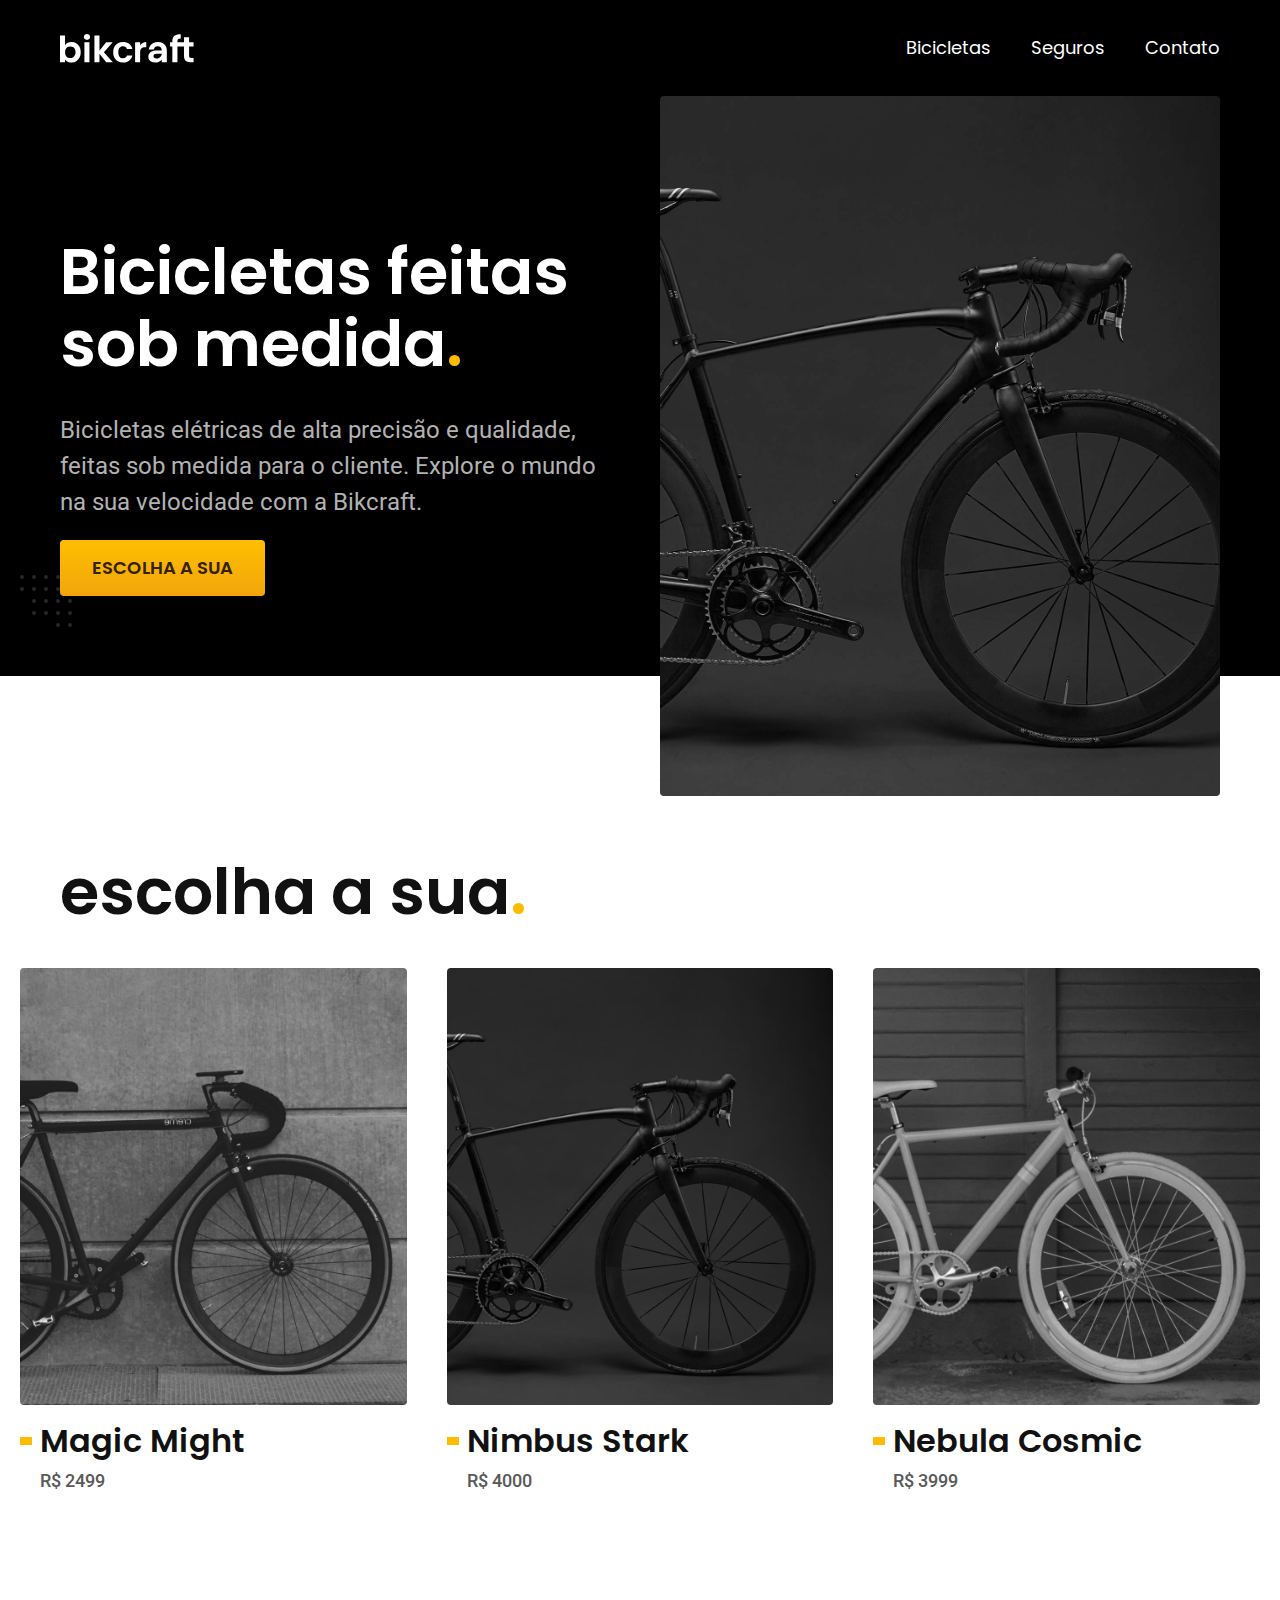
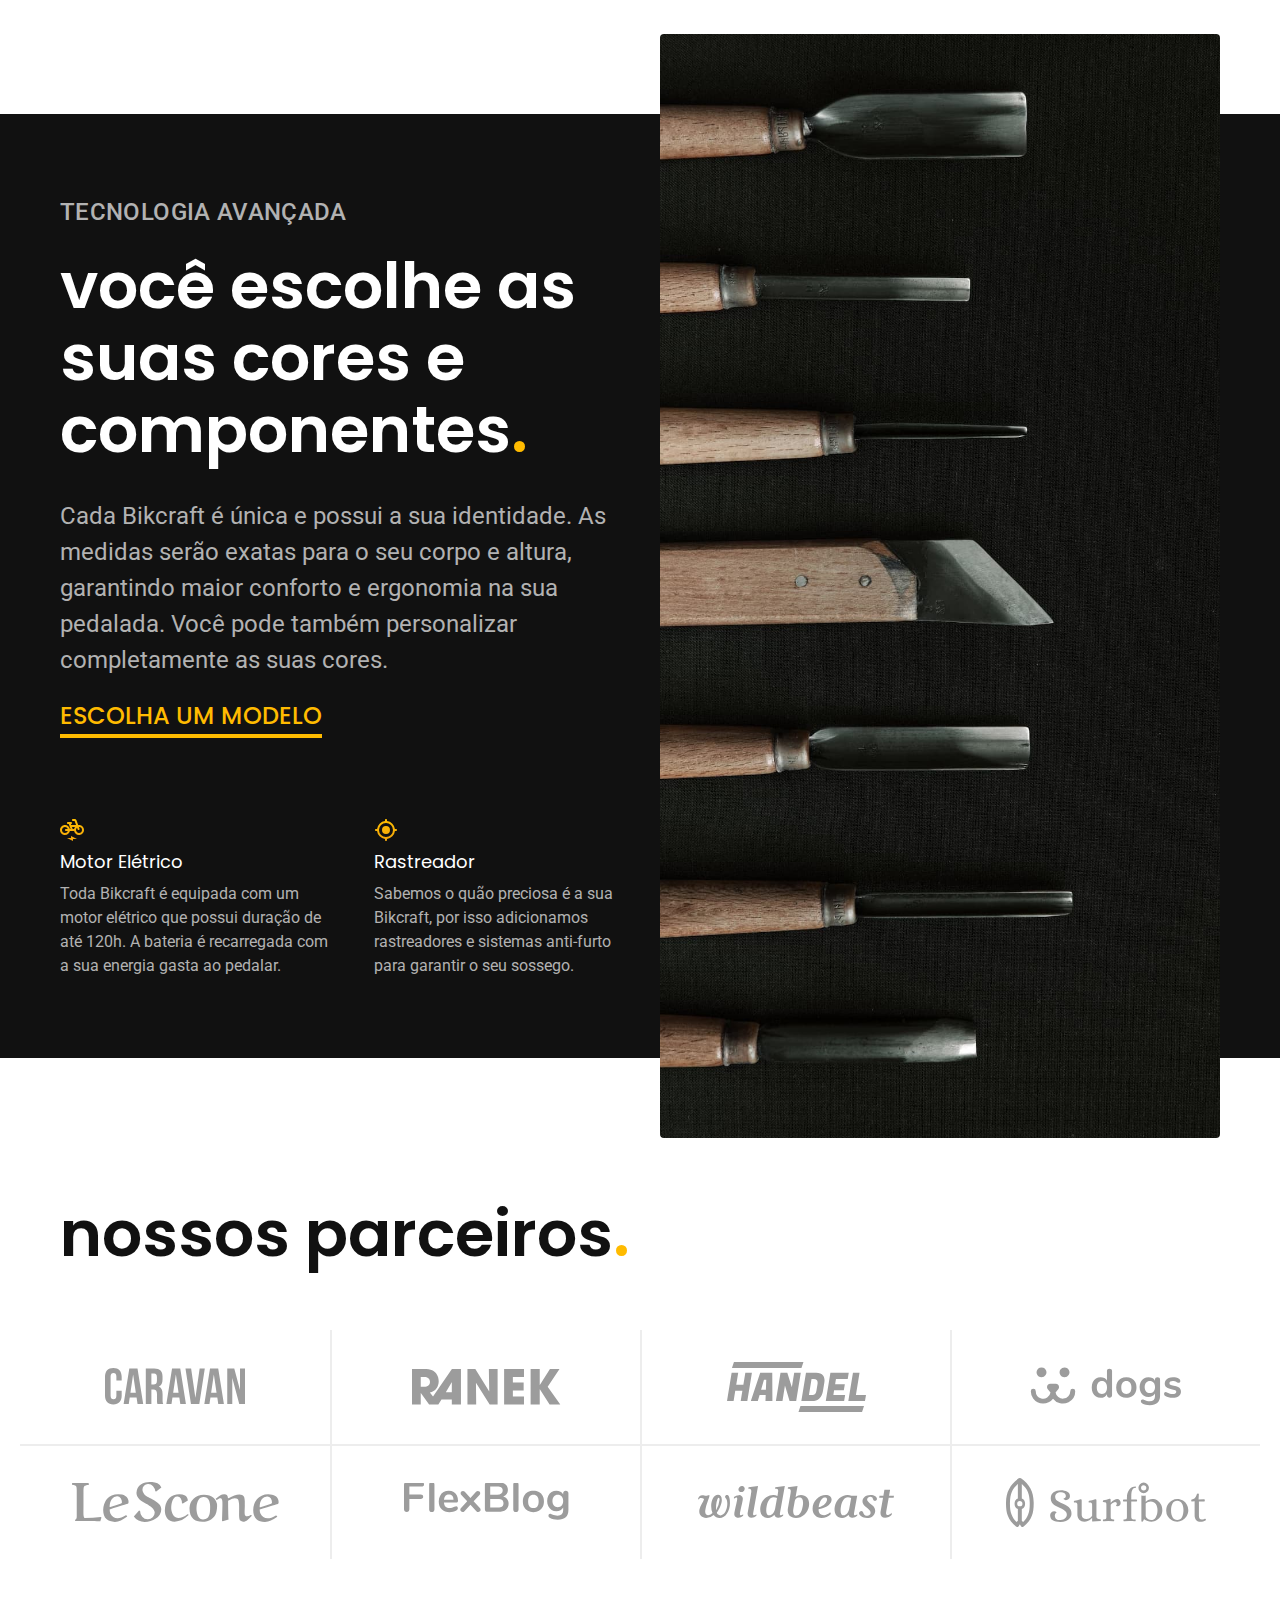
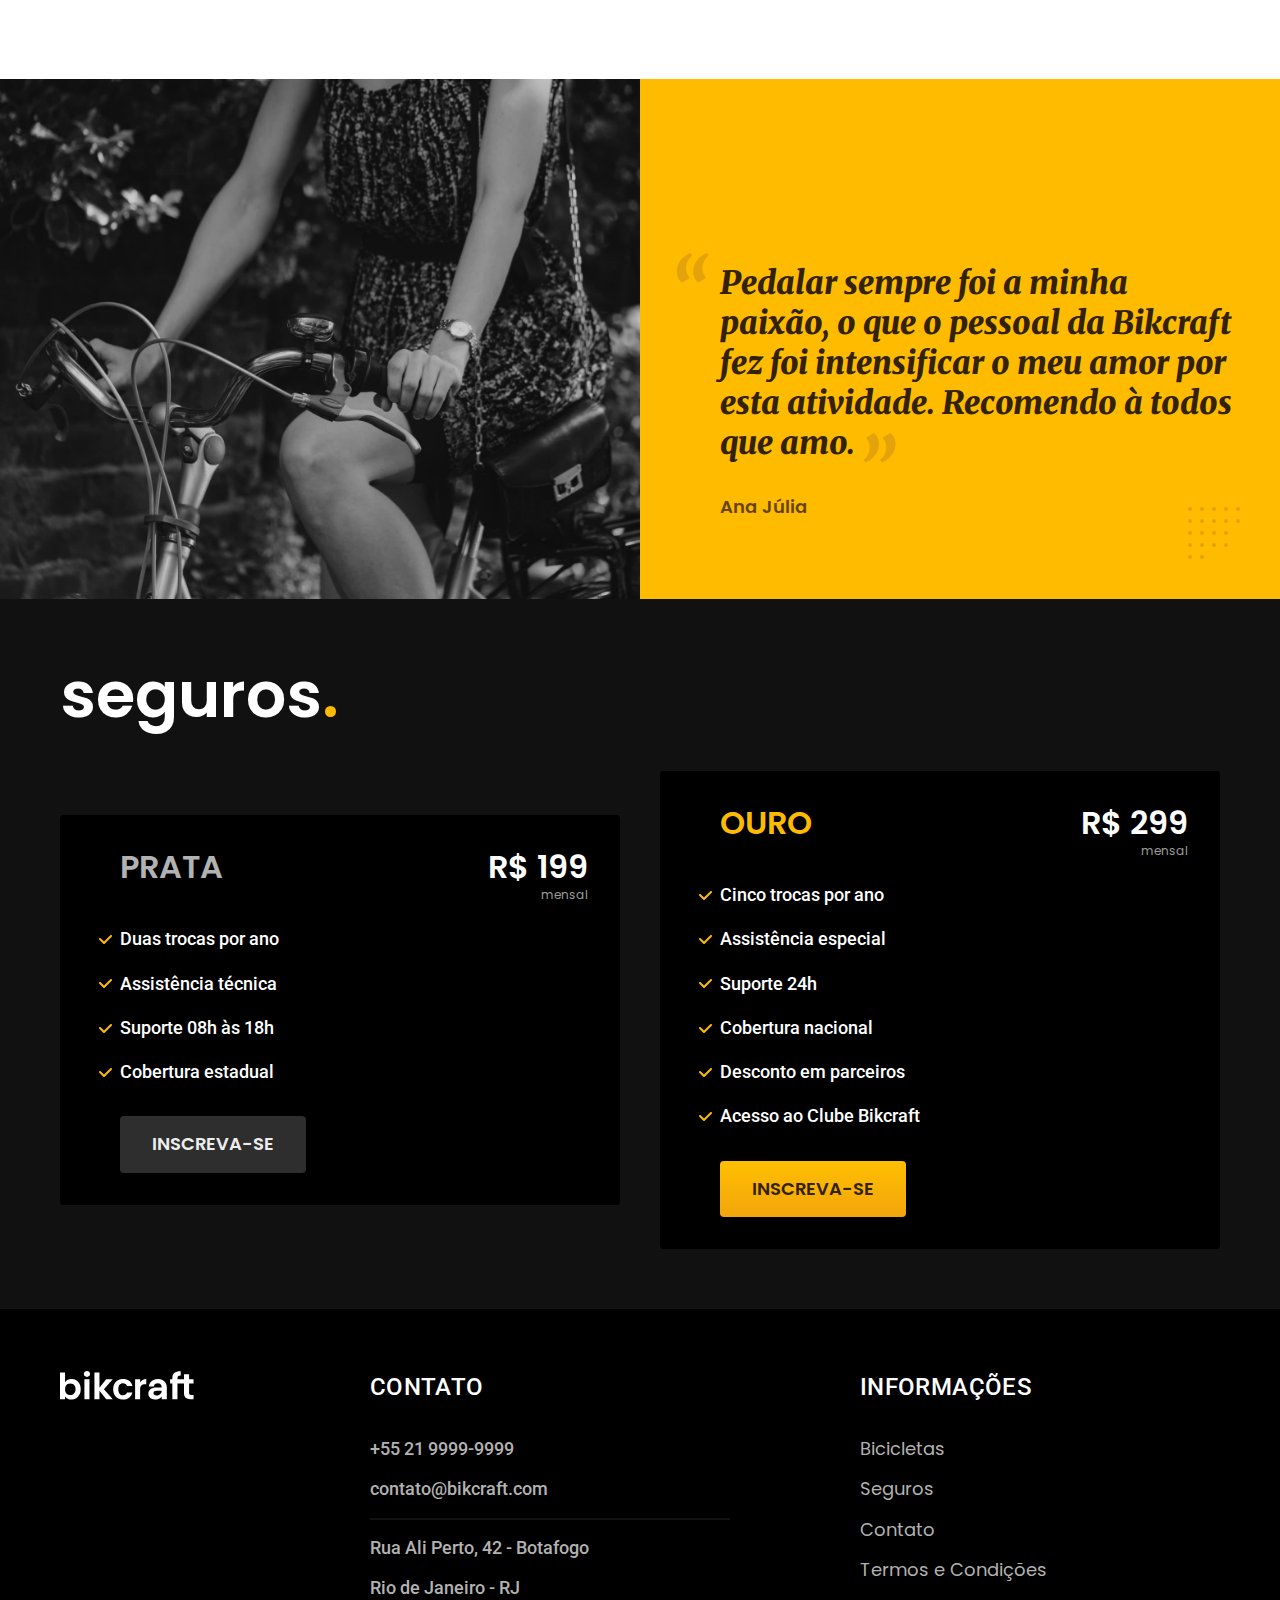
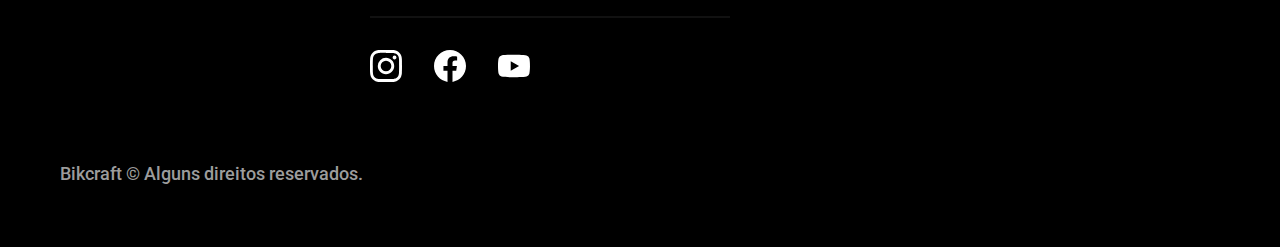
<file: index.html>
<!DOCTYPE html>
<html lang="pt-br">
<head>
    <meta charset="UTF-8">
    <meta http-equiv="X-UA-Compatible" content="IE=edge">
    <meta name="viewport" content="width=device-width, initial-scale=1.0">
    <meta name="description" content="Bicicletas elétricas de alta precisão e qualidade, feita sob medida para o cliente. Explore o mundo na sua velocidade com a Bikcraft.">
    <!-- CSS -->
    <link rel="preload" href="./css/style.min.css" as="style">
    <link rel="stylesheet" href="./css/style.min.css">
    <!-- Fontes -->
    <link rel="preconnect" href="https://fonts.googleapis.com">
    <link rel="preconnect" href="https://fonts.gstatic.com" crossorigin>
    <link href="https://fonts.googleapis.com/css2?family=Merriweather:ital,wght@1,900&family=Poppins:wght@400;600&family=Roboto:wght@400;500&display=swap" rel="stylesheet">
    <!-- icon -->
    <link rel="shortcut icon" href="favicon.svg" type="image/svg+xml">
    <!-- Titulo -->
    <title>Bikcraft - Bicicletas Elétricas</title>
    <!-- JavaScript classe -->
    <script>document.documentElement.classList.add('js');</script>
</head>
<body>
    <header class="header-bg">
        <div class="header container">
            <a href="./">
                <img src="img/bikcraft.svg" width="136" height="32" alt="Bikcraft">
            </a>
            <nav area-label="primaria">
                <ul class="header-menu font-1-m cor-0">
                    <li><a href="./bicicletas.html">Bicicletas</a></li>
                    <li><a href="./seguros.html">Seguros</a></li>
                    <li><a href="./contato.html">Contato</a></li>
                </ul>
            </nav>
        </div>
    </header>

    <main class="introducao-bg">
        <div class="introducao container">
            <div class="introducao-conteudo">
                <h1 class="font-1-xxl cor-0 fadeInDown" data-anime="200">Bicicletas feitas sob medida<span class="cor-p1">.</span></h1>
                <p class="font-2-l cor-5 fadeInDown" data-anime="400" data-clipboard-text="Bicicletas elétricas de alta precisão e qualidade,  feitas sob medida para o cliente. Explore o mundo na sua velocidade com a Bikcraft.">Bicicletas elétricas de alta precisão e qualidade,  feitas sob medida para o cliente. Explore o mundo na sua velocidade com a Bikcraft.</p>
                <a class="botao fadeInDown" href="./bicicletas.html" data-anime="600">Escolha a sua</a>
            </div>
            <picture data-anime="800" class="fadeInDown">
                <source media="(max-width: 800px)" srcset="./img/bicicletas/nimbus.jpg">
                <img src="./img/fotos/introducao.jpg" width="1280" height="1600" alt="Bicicleta preta.">
            </picture>
        </div>
    </main> 

    <article class="bicicletas-lista">
        <h2 class="container font-1-xxl">escolha a sua<span class="cor-p1">.</span></h2>

        <ul>
            <li>
                <a href="./bicicletas/magic.html">
                    <img src="img/bicicletas/magic-home.jpg" width="920" height="1040" alt="Bicicleta preta">
                    <h3 class="font-1-xl">Magic Might</h3>
                    <span class="font-2-m cor-8">R$ 2499</span>
                </a>
            </li>
            <li>
                <a href="./bicicletas/nimbus.html">
                    <img src="img/bicicletas/nimbus-home.jpg" width="920" height="1040" alt="Bicicleta preta">
                    <h3 class="font-1-xl">Nimbus Stark</h3>
                    <span class="font-2-m cor-8">R$ 4000</span>
                </a>
            </li>
            <li>
                <a href="./bicicletas/nebula.html">
                    <img src="img/bicicletas/nebula-home.jpg" width="920" height="1040" alt="Bicicleta branca">
                    <h3 class="font-1-xl">Nebula Cosmic</h3>
                    <span class="font-2-m cor-8">R$ 3999</span>
                </a>
            </li>
        </ul>
    </article>

    <article class="tecnologia-bg">
        <div class="tecnologia container">
            <div class="tecnologia-conteudo">
                <span class="font-2-l-b cor-5">Tecnologia Avançada </span>
                <h2 class="font-1-xxl cor-0">você escolhe as suas cores e componentes<span class="cor-p1">.</span></h2>
                <p class="font-2-l cor-5">Cada Bikcraft é única e possui a sua identidade. As medidas serão exatas para o seu corpo e altura, garantindo maior conforto e ergonomia na sua pedalada. Você pode também personalizar completamente as suas cores.</p>
                <a class="link" href="./bicicletas.html">Escolha um modelo</a>
                <div class="tecnologia-vantagens">
                    <div>
                        <img src="img/icones/eletrica.svg" width="24" height="24">
                        <h3 class="font-1-m cor-0">Motor Elétrico</h3>
                        <p class="font-2-s cor-5">Toda Bikcraft é equipada com um motor elétrico que possui duração de até 120h. A bateria é recarregada com a sua energia gasta ao pedalar.</p>
                    </div>
                    <div>
                        <img src="img/icones/rastreador.svg" width="24" height="24">
                        <h3 class="font-1-m cor-0">Rastreador</h3>
                        <p class="font-2-s cor-5">Sabemos o quão preciosa é a sua Bikcraft, por isso adicionamos rastreadores e sistemas anti-furto para garantir o seu sossego.</p>
                    </div>
                </div>
            </div>
            <div class="tecnologia-imagem">
                <img src="img/fotos/tecnologia.jpg"  width="1200" height="1920" >
            </div>
        </div>
    </article>

    <section class="parceiros" aria-label="Nossos Parceiros">
        <h2 class="container font-1-xxl">nossos parceiros<span class="cor-p1">.</span></h2>

        <ul>
            <li><img src="img/parceiros/caravan.svg" width="140" height="38" alt="caravan"></li>
            <li><img src="img/parceiros/ranek.svg" width="149" height="36" alt="Ranek"></li>
            <li><img src="img/parceiros/handel.svg" width="139" height="50" alt="Handel"></li>
            <li><img src="img/parceiros/dogs.svg" width="152" height="39" alt="dogs"></li>
            <li><img src="img/parceiros/lescone.svg" width="208" height="41" alt="lescone"></li>
            <li><img src="img/parceiros/flexblog.svg" width="165" height="38" alt="flexblog"></li>
            <li><img src="img/parceiros/wildbeast.svg" width="196" height="34" alt="wildbeast"></li>
            <li><img src="img/parceiros/surfbot.svg" width="200" height="49" alt="surfbot"></li>
        </ul>
    </section>

    <section class="depoimento" aria-label="depoimento">
        <div>
            <img src="img/fotos/depoimento.jpg" width="1560" height="1360" alt="Pessoa pedalando uma bicicleta Bikcraft">
        </div>
        <div class="depoimento-conteudo">
            <blockquote class="font-1-xl cor-p5">
                <p>Pedalar sempre foi a minha paixão, o que o pessoal da Bikcraft fez foi intensificar o meu amor por esta atividade. Recomendo à todos que amo.</p>
            </blockquote>
            <span class="font-1-m-b cor-p4">Ana Júlia</span>
        </div>
    </section>

    <article class="seguros-bg">
        <div class="seguros container">
            <h2 class="font-1-xxl cor-0">seguros<span class="cor-p1">.</span></h2>
            <div class="seguros-item">
                <h3 class="font-1-xl cor-5">PRATA</h3>
                <span class="font-1-xl cor-0">R$ 199 <span class="font-1-xs cor-6">mensal</span></span>
                <ul class="font-2-m cor-0">
                    <li>Duas trocas por ano</li>
                    <li>Assistência técnica</li>
                    <li>Suporte 08h às 18h</li>
                    <li>Cobertura estadual</li>
                </ul>
                <a class="botao secundario" href="./orcamento.html?tipo=seguro&produto=prata">Inscreva-se</a>
            </div>

            <div class="seguros-item">
                <h3 class="font-1-xl cor-p1">OURO</h3>
                <span class="font-1-xl cor-0">R$ 299 <span class="font-1-xs cor-6">mensal</span></span>
                <ul class="font-2-m cor-0">
                    <li>Cinco trocas por ano</li>
                    <li>Assistência especial</li>
                    <li>Suporte 24h</li>
                    <li>Cobertura nacional</li>
                    <li>Desconto em parceiros</li>
                    <li>Acesso ao Clube Bikcraft</li>
                </ul>
                <a class="botao" href="./orcamento.html?tipo=seguro&produto=ouro">Inscreva-se</a>
            </div>
        </div>
    </article>

    <footer class="footer-bg">
        <div class="footer container">
            <img src="img/bikcraft.svg" width="136" height="32" alt="Bikcraft">
            <div class="footer-contato">
                <h3 class="font-2-l-b cor-0">Contato</h3>
                <ul class="font-2-m cor-5">
                    <li><a href="tel:+552199999999">+55 21 9999-9999</a></li>
                    <li><a href="mailto:contato@bikcraft.com">contato@bikcraft.com</a></li>
                    <li>Rua Ali Perto, 42 - Botafogo</li>
                    <li>Rio de Janeiro - RJ</li>
                </ul>
                <div class="footer-redes">
                    <a href="#">
                        <img src="img/redes/instagram.svg" width="32" height="32" alt="instagram">
                    </a>
                    <a href="#">
                        <img src="img/redes/facebook.svg" width="32" height="32" alt="Facebook">
                    </a>
                    <a href="#">
                        <img src="img/redes/youtube.svg" width="32" height="32" alt="Youtube">
                    </a>
                </div>
            </div>
            <div class="footer-informacoes">
                <h3 class="font-2-l-b cor-0">Informações</h3>
                <nav>
                    <ul class="font-1-m cor-5">
                        <li><a href="./bicicletas.html">Bicicletas</a></li>
                        <li><a href="./seguros.html">Seguros</a></li>
                        <li><a href="./contato.html">Contato</a></li>
                        <li><a href="./termos.html">Termos e Condições</a></li>
                    </ul>
                </nav>
            </div>
            <p class="footer-copy font-2-m cor-6">Bikcraft &copy; Alguns direitos reservados.</p>
        </div>
    </footer>

    <script src="./js/plugins/simple-anime.js"></script>
    <script src="./js/plugins/clipboard.min.js"></script>
    <script src="./js/script.js"></script>
</body>
</html>
</file>
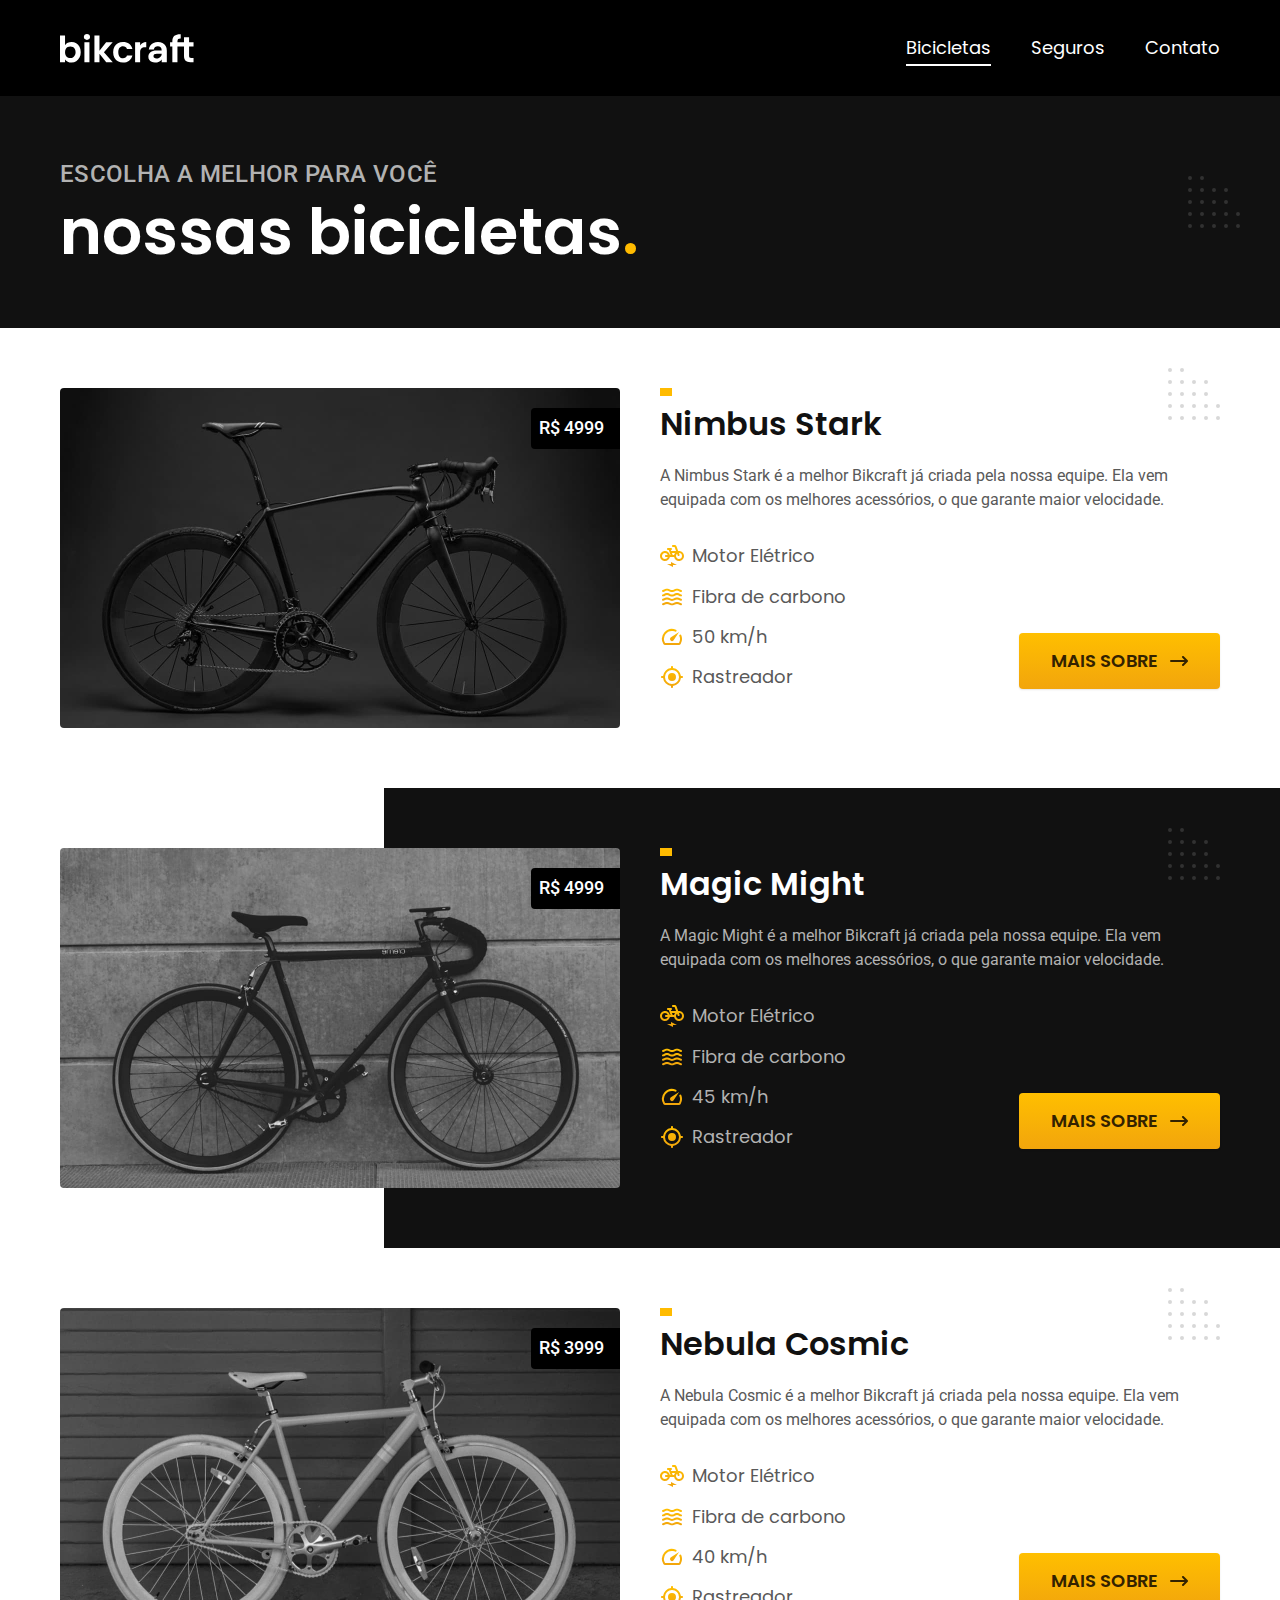
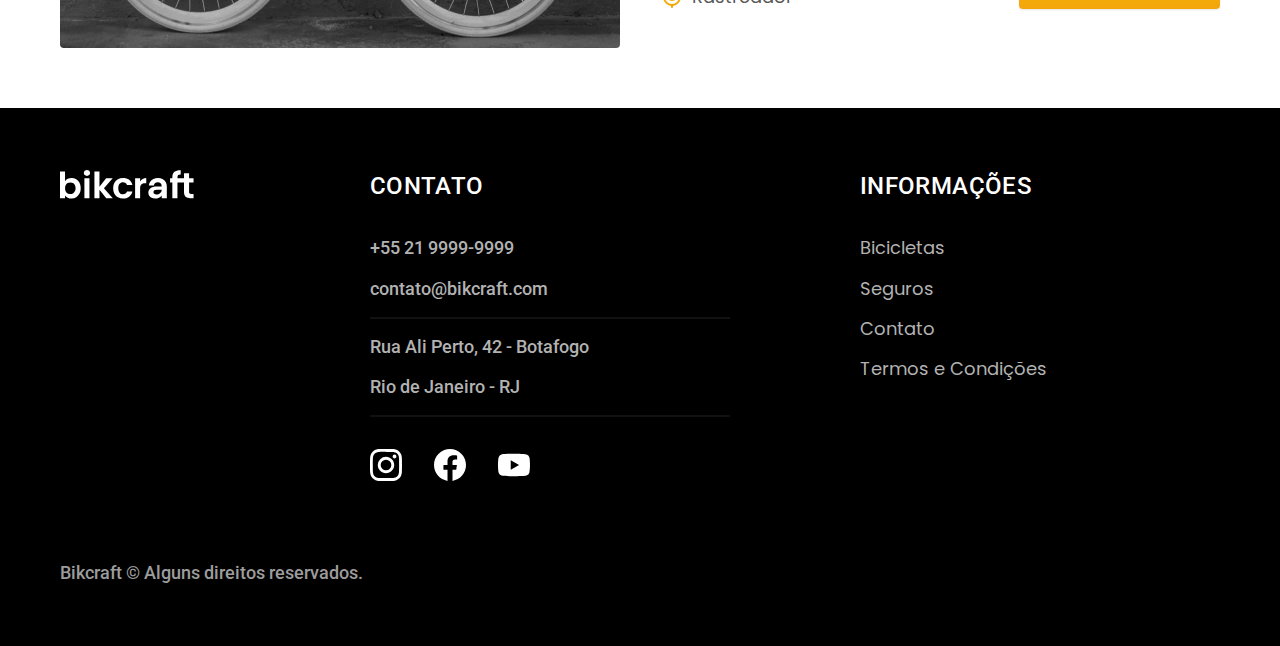
<file: bicicletas.html>
<!DOCTYPE html>
<html lang="pt-br">
<head>
    <meta charset="UTF-8">
    <meta http-equiv="X-UA-Compatible" content="IE=edge">
    <meta name="viewport" content="width=device-width, initial-scale=1.0">
    <link rel="preload" href="./css/style.min.css" as="style">
    <link rel="stylesheet" href="./css/style.min.css">    
    <meta name="description" content="Termos e condições">
    <link rel="shortcut icon" href="favicon.svg" type="image/svg+xml">
    <link rel="preconnect" href="https://fonts.googleapis.com">
    <link rel="preconnect" href="https://fonts.gstatic.com" crossorigin>
    <link href="https://fonts.googleapis.com/css2?family=Merriweather:ital,wght@1,900&family=Poppins:wght@400;600&family=Roboto:wght@400;500&display=swap" rel="stylesheet">
    <title>Bicicletas | Bikcraft</title>
    <script>document.documentElement.classList.add('js');</script>
</head>
<body id="bicicletas">
    <header class="header-bg">
        <div class="header container">
            <a href="./">
                <img src="img/bikcraft.svg" width="136" height="32" alt="Bikcraft">
            </a>
            <nav area-label="primaria">
                <ul class="header-menu font-1-m cor-0">
                    <li><a href="./bicicletas.html">Bicicletas</a></li>
                    <li><a href="./seguros.html">Seguros</a></li>
                    <li><a href="./contato.html">Contato</a></li>
                </ul>
            </nav>
        </div>
    </header>

    <main>
        <div class="titulo-bg">
            <div class="titulo container">
                <p class="font-2-l-b cor-5">Escolha a melhor para você</p>
                <h1 class="font-1-xxl cor-0">nossas bicicletas<span class="cor-p1">.</span></h1>
            </div>
        </div>

        <div class="bicicletas container">
            <div class="bicicletas-imagem">
                <img src="img/bicicletas/nimbus.jpg" alt="Bicicleta preta">
                <span class="font-2-m cor-0">R$ 4999</span>
            </div>
            <div class="bicicletas-conteudo">
                <h2 class="font-1-xl">Nimbus Stark</h2>
                <p class="font-2-s cor-8">A Nimbus Stark é a melhor Bikcraft já criada pela nossa equipe. Ela vem equipada com os melhores acessórios, o que garante maior velocidade.</p>
                <ul class="font-1-m cor-8">
                    <li>
                        <img src="img/icones/eletrica.svg" width="32" height="32">
                        Motor Elétrico
                    </li>
                    <li>
                        <img src="img/icones/carbono.svg" width="32" height="32">
                        Fibra de carbono
                    </li>
                    <li>
                        <img src="img/icones/velocidade.svg" width="32" height="32">
                        50 km/h
                    </li>
                    <li>
                        <img src="img/icones/rastreador.svg"width="32" height="32">
                        Rastreador
                    </li>
                </ul>
                <a class="botao seta" href="./bicicletas/nimbus.html">Mais Sobre</a>
            </div>
        </div>

        <div class="bicicletas-bg">
            <div class="bicicletas container">
                <div class="bicicletas-imagem">
                    <img src="img/bicicletas/magic.jpg" width="1120" height="680" alt="Bicicleta preta">
                    <span class="font-2-m cor-0">R$ 4999</span>
                </div>
                <div class="bicicletas-conteudo">
                    <h2 class="font-1-xl cor-0">Magic Might</h2>
                    <p class="font-2-s cor-5">A Magic Might é a melhor Bikcraft já criada pela nossa equipe. Ela vem equipada com os melhores acessórios, o que garante maior velocidade.</p>
                    <ul class="font-1-m cor-5">
                        <li>
                            <img src="img/icones/eletrica.svg" width="32" height="32">
                            Motor Elétrico
                        </li>
                        <li>
                            <img src="img/icones/carbono.svg" width="32" height="32">
                            Fibra de carbono
                        </li>
                        <li>
                            <img src="img/icones/velocidade.svg" width="32" height="32">
                            45 km/h
                        </li>
                        <li>
                            <img src="img/icones/rastreador.svg" width="32" height="32">
                            Rastreador
                        </li>
                    </ul>
                    <a class="botao seta" href="./bicicletas/magic.html">Mais Sobre</a>
                </div>
            </div>
        </div>

        <div class="bicicletas container">
            <div class="bicicletas-imagem">
                <img src="img/bicicletas/nebula.jpg" width="1120" height="680"  alt="Bicicleta branca">
                <span class="font-2-m cor-0">R$ 3999</span>
            </div>
            <div class="bicicletas-conteudo">
                <h2 class="font-1-xl">Nebula Cosmic</h2>
                <p class="font-2-s cor-8">A Nebula Cosmic é a melhor Bikcraft já criada pela nossa equipe. Ela vem equipada com os melhores acessórios, o que garante maior velocidade.</p>
                <ul class="font-1-m cor-8">
                    <li>
                        <img src="img/icones/eletrica.svg" width="32" height="32">
                        Motor Elétrico
                    </li>
                    <li>
                        <img src="img/icones/carbono.svg" width="32" height="32">
                        Fibra de carbono
                    </li>
                    <li>
                        <img src="img/icones/velocidade.svg" width="32" height="32">
                        40 km/h
                    </li>
                    <li>
                        <img src="img/icones/rastreador.svg" width="32" height="32">
                        Rastreador
                    </li>
                </ul>
                <a class="botao seta" href="./bicicletas/nebula.html">Mais Sobre</a>
            </div>
        </div>
    </main>

    <footer class="footer-bg">
        <div class="footer container">
            <img src="img/bikcraft.svg" width="136" height="32" alt="Bikcraft">
            <div class="footer-contato">
                <h3 class="font-2-l-b cor-0">Contato</h3>
                <ul class="font-2-m cor-5">
                    <li><a href="tel:+552199999999">+55 21 9999-9999</a></li>
                    <li><a href="mailto:contato@bikcraft.com">contato@bikcraft.com</a></li>
                    <li>Rua Ali Perto, 42 - Botafogo</li>
                    <li>Rio de Janeiro - RJ</li>
                </ul>
                <div class="footer-redes">
                    <a href="#">
                        <img src="img/redes/instagram.svg" width="32" height="32" alt="instagram">
                    </a>
                    <a href="#">
                        <img src="img/redes/facebook.svg" width="32" height="32" alt="Facebook">
                    </a>
                    <a href="#">
                        <img src="img/redes/youtube.svg" width="32" height="32" alt="Youtube">
                    </a>
                </div>
            </div>
            <div class="footer-informacoes">
                <h3 class="font-2-l-b cor-0">Informações</h3>
                <nav>
                    <ul class="font-1-m cor-5">
                        <li><a href="./bicicletas.html">Bicicletas</a></li>
                        <li><a href="./seguros.html">Seguros</a></li>
                        <li><a href="./contato.html">Contato</a></li>
                        <li><a href="./termos.html">Termos e Condições</a></li>
                    </ul>
                </nav>
            </div>
            <p class="footer-copy font-2-m cor-6">Bikcraft &copy; Alguns direitos reservados.</p>
        </div>
    </footer>
    <script src="./js/script.js"></script>
</body>
</html>
</file>
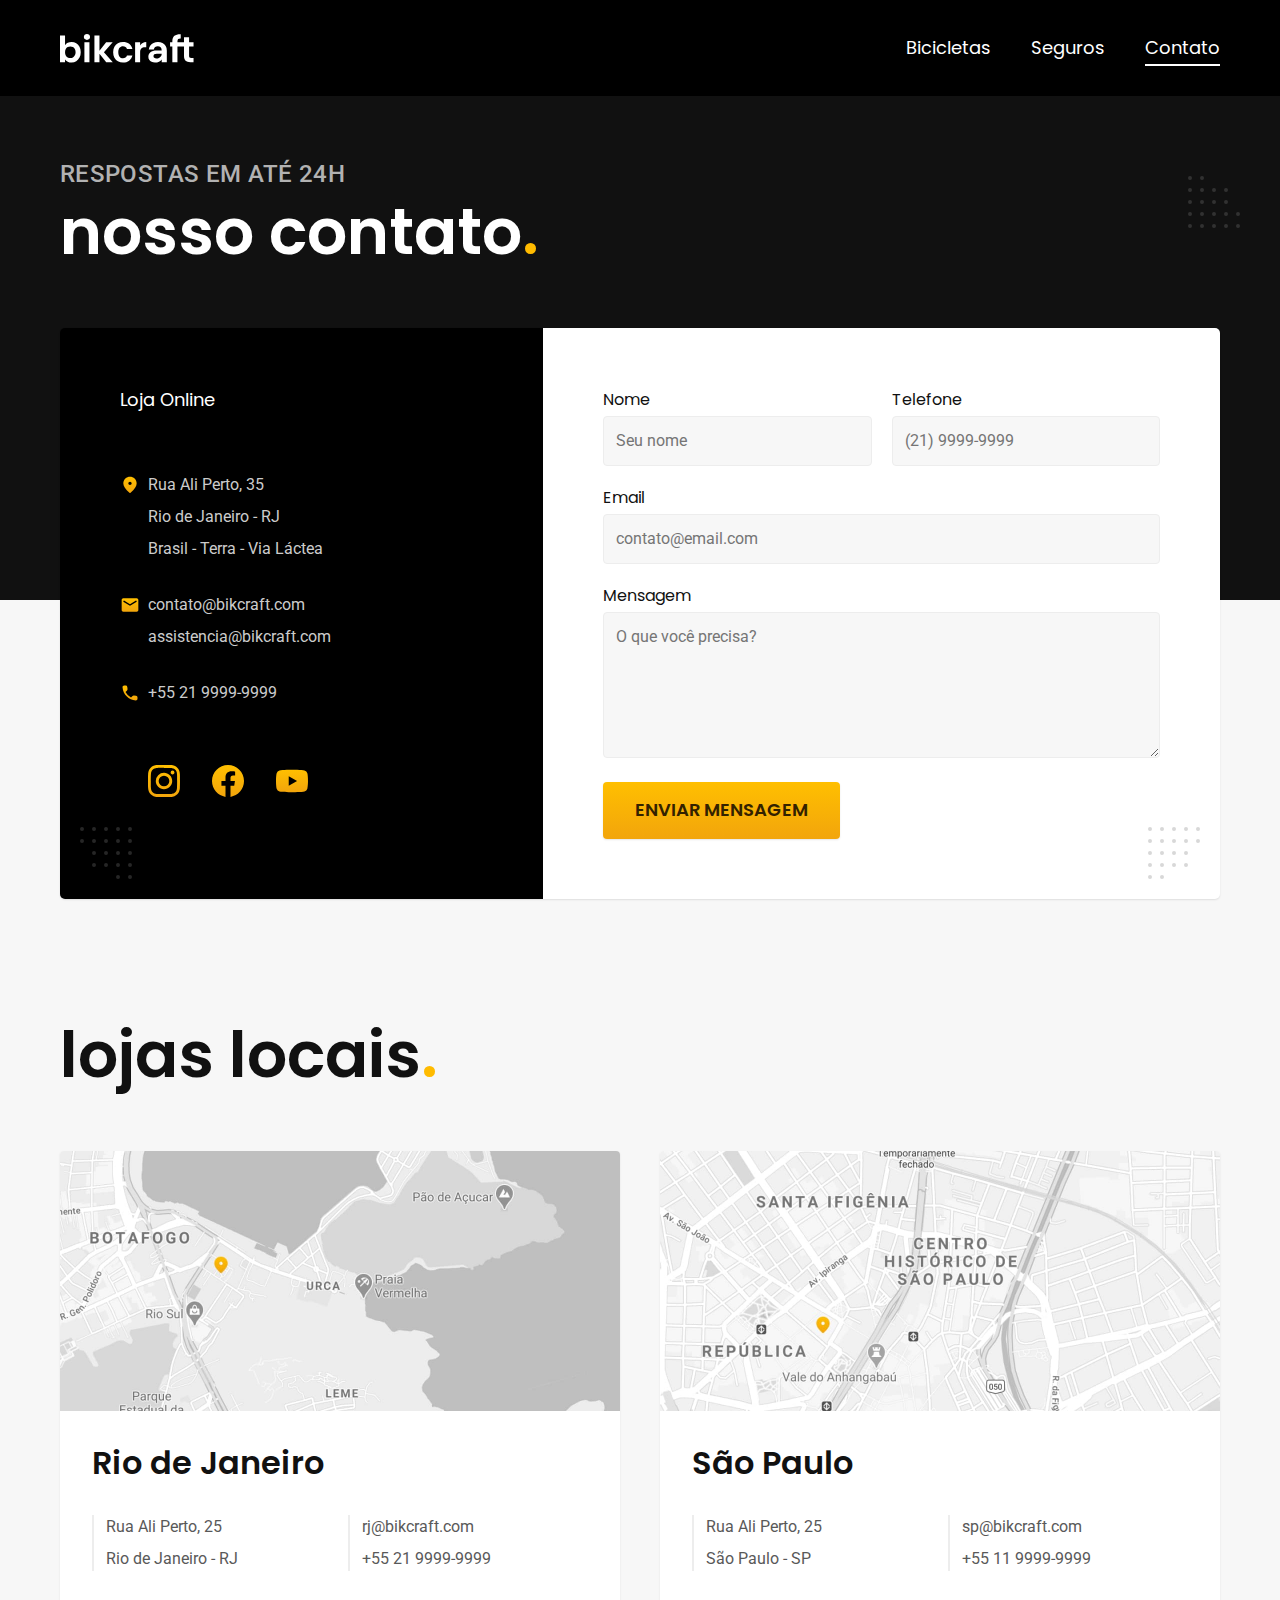
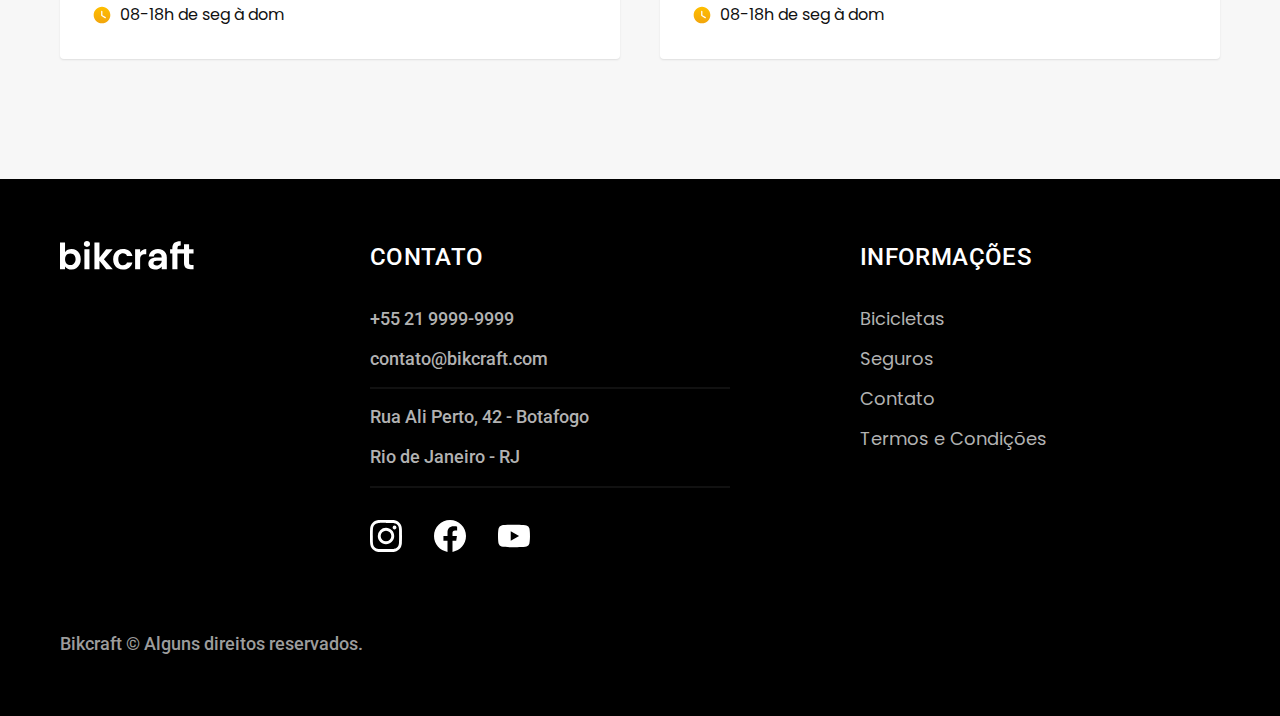
<file: contato.html>
<!DOCTYPE html>
<html lang="pt-br">
<head>
    <meta charset="UTF-8">
    <meta http-equiv="X-UA-Compatible" content="IE=edge">
    <meta name="viewport" content="width=device-width, initial-scale=1.0">
    <link rel="preload" href="./css/style.min.css" as="style">
    <link rel="stylesheet" href="./css/style.min.css">
    <meta name="description" content="Termos e condições">
    <link rel="shortcut icon" href="favicon.svg" type="image/svg+xml">
    <link rel="preconnect" href="https://fonts.googleapis.com">
    <link rel="preconnect" href="https://fonts.gstatic.com" crossorigin>
    <link href="https://fonts.googleapis.com/css2?family=Merriweather:ital,wght@1,900&family=Poppins:wght@400;600&family=Roboto:wght@400;500&display=swap" rel="stylesheet">
    <title>Contato | Bikcraft</title>
    <script>document.documentElement.classList.add('js');</script>
</head>
<body id="contato">
    <header class="header-bg">
        <div class="header container">
            <a href="./">
                <img src="img/bikcraft.svg" width="136" height="32" alt="Bikcraft">
            </a>
            <nav area-label="primaria">
                <ul class="header-menu font-1-m cor-0">
                    <li><a href="./bicicletas.html">Bicicletas</a></li>
                    <li><a href="./seguros.html">Seguros</a></li>
                    <li><a href="./contato.html">Contato</a></li>
                </ul>
            </nav>
        </div>
    </header>

    <main>
        <div class="titulo-bg">
            <div class="titulo container">
                <p class="font-2-l-b cor-5">Respostas em até 24h</p>
                <h1 class="font-1-xxl cor-0">nosso contato<span class="cor-p1">.</span></h1>
            </div>
        </div>

        <div class="contato container">
            <section class="contato-dados" aria-label="Endereço">
                <h2 class="font-1-m cor-0">Loja Online</h2>
                <div class="contato-endereco font-2-s cor-4">
                    <p>Rua Ali Perto, 35</p>
                    <p>Rio de Janeiro - RJ</p>
                    <p>Brasil - Terra - Via Láctea</p>
                </div>
                <address class="contato-meios font-2-s cor-4">
                    <a href="mailto:contato@bikcraft.com">contato@bikcraft.com</a>
                    <a href="mailto:asssistencia@bikcraft.com">assistencia@bikcraft.com</a>
                    <a href="tel:+55219999-9999">+55 21 9999-9999</a>
                </address>
                <div class="contato-redes">
                    <a href="#">
                        <img src="./img/redes/instagram-p.svg" width="32" height="32" alt="instagram">
                    </a>
                    <a href="#">
                        <img src="./img/redes/facebook-p.svg" width="32" height="32" alt="Facebook">
                    </a>
                    <a href="#">
                        <img src="./img/redes/youtube-p.svg" width="32" height="32" alt="Youtube">
                    </a>
                </div>
            </section>

            <section class="contato-formulario" aria-label="Formulário">
                <form class="form" action="./enviar.php" method="post">
                    <div>
                        <label for="nome">Nome</label>
                        <input type="text" id="nome" name="nome" placeholder="Seu nome">
                    </div>
                    <div>
                        <label for="telefone">Telefone</label>
                        <input type="text" id="telefone" name="telefone" placeholder="(21) 9999-9999">
                    </div>
                    <div class="col-2">
                        <label for="email">Email</label>
                        <input type="email" id="email" name="email" placeholder="contato@email.com" required>
                    </div>
                    <div class="col-2">
                        <label for="mensagem">Mensagem</label>
                        <textarea rows="5" id="mensagem" name="mensagem" placeholder="O que você precisa?"></textarea>
                    </div>
                    <button class="botao col-2">Enviar Mensagem</button>
                </form>
            </section>
        </div>
    </main>

    <article class="lojas container">
        <h2 class="font-1-xxl">lojas locais<span class="cor-p1">.</span></h2>
        <div class="lojas-item">
            <img src="img/lojas/rj.jpg" width="1120" height="520" alt="Mapa marcando o endereço em Rua Ali Perto, 25 - Rio de Janeiro - RJ">
            <div class="lojas-conteudo">
                <h3 class="font-1-xl">Rio de Janeiro</h3>
                <div class="lojas-dados font-2-s cor-8">
                    <p>Rua Ali Perto, 25</p>
                    <p>Rio de Janeiro - RJ</p>
                </div>
                <div class="lojas-dados font-2-s cor-8">
                    <a href="mailto:rj@bikcraft.com">rj@bikcraft.com</a>
                    <a href="tel:+552199999999">+55 21 9999-9999</a>
                </div>
                <p class="lojas-tempo font-1-s"><img src="./img/icones/horario.svg" width="20" height="20" > 08-18h de seg à dom</p>
            </div>
        </div>

        <div class="lojas-item">
            <img src="img/lojas/sp.jpg" width="1120" height="520" alt="Mapa marcando o endereço em Rua Ali Perto, 25 - São Paulo - SP">
            <div class="lojas-conteudo">
                <h3 class="font-1-xl">São Paulo</h3>
                <div class="lojas-dados font-2-s cor-8">
                    <p>Rua Ali Perto, 25</p>
                    <p>São Paulo - SP</p>
                </div>
                <div class="lojas-dados font-2-s cor-8">
                    <a href="mailto:sp@bikcraft.com">sp@bikcraft.com</a>
                    <a href="tel:+551199999999">+55 11 9999-9999</a>
                </div>
                <p class="lojas-tempo font-1-s"><img src="./img/icones/horario.svg" width="20" height="20" > 08-18h de seg à dom</p>
            </div>
        </div>
    </article>

    <footer class="footer-bg">
        <div class="footer container">
            <img src="img/bikcraft.svg" width="136" height="32" alt="Bikcraft">
            <div class="footer-contato">
                <h3 class="font-2-l-b cor-0">Contato</h3>
                <ul class="font-2-m cor-5">
                    <li><a href="tel:+552199999999">+55 21 9999-9999</a></li>
                    <li><a href="mailto:contato@bikcraft.com">contato@bikcraft.com</a></li>
                    <li>Rua Ali Perto, 42 - Botafogo</li>
                    <li>Rio de Janeiro - RJ</li>
                </ul>
                <div class="footer-redes">
                    <a href="#">
                        <img src="img/redes/instagram.svg" width="32" height="32" alt="instagram">
                    </a>
                    <a href="#">
                        <img src="img/redes/facebook.svg" width="32" height="32" alt="Facebook">
                    </a>
                    <a href="#">
                        <img src="img/redes/youtube.svg" width="32" height="32" alt="Youtube">
                    </a>
                </div>
            </div>
            <div class="footer-informacoes">
                <h3 class="font-2-l-b cor-0">Informações</h3>
                <nav>
                    <ul class="font-1-m cor-5">
                        <li><a href="./bicicletas.html">Bicicletas</a></li>
                        <li><a href="./seguros.html">Seguros</a></li>
                        <li><a href="./contato.html">Contato</a></li>
                        <li><a href="./termos.html">Termos e Condições</a></li>
                    </ul>
                </nav>
            </div>
            <p class="footer-copy font-2-m cor-6">Bikcraft &copy; Alguns direitos reservados.</p>
        </div>
    </footer>

    <script src="./js/script.js"></script>
    <script src="./js/formulario.js"></script>
</body>
</html>
</file>
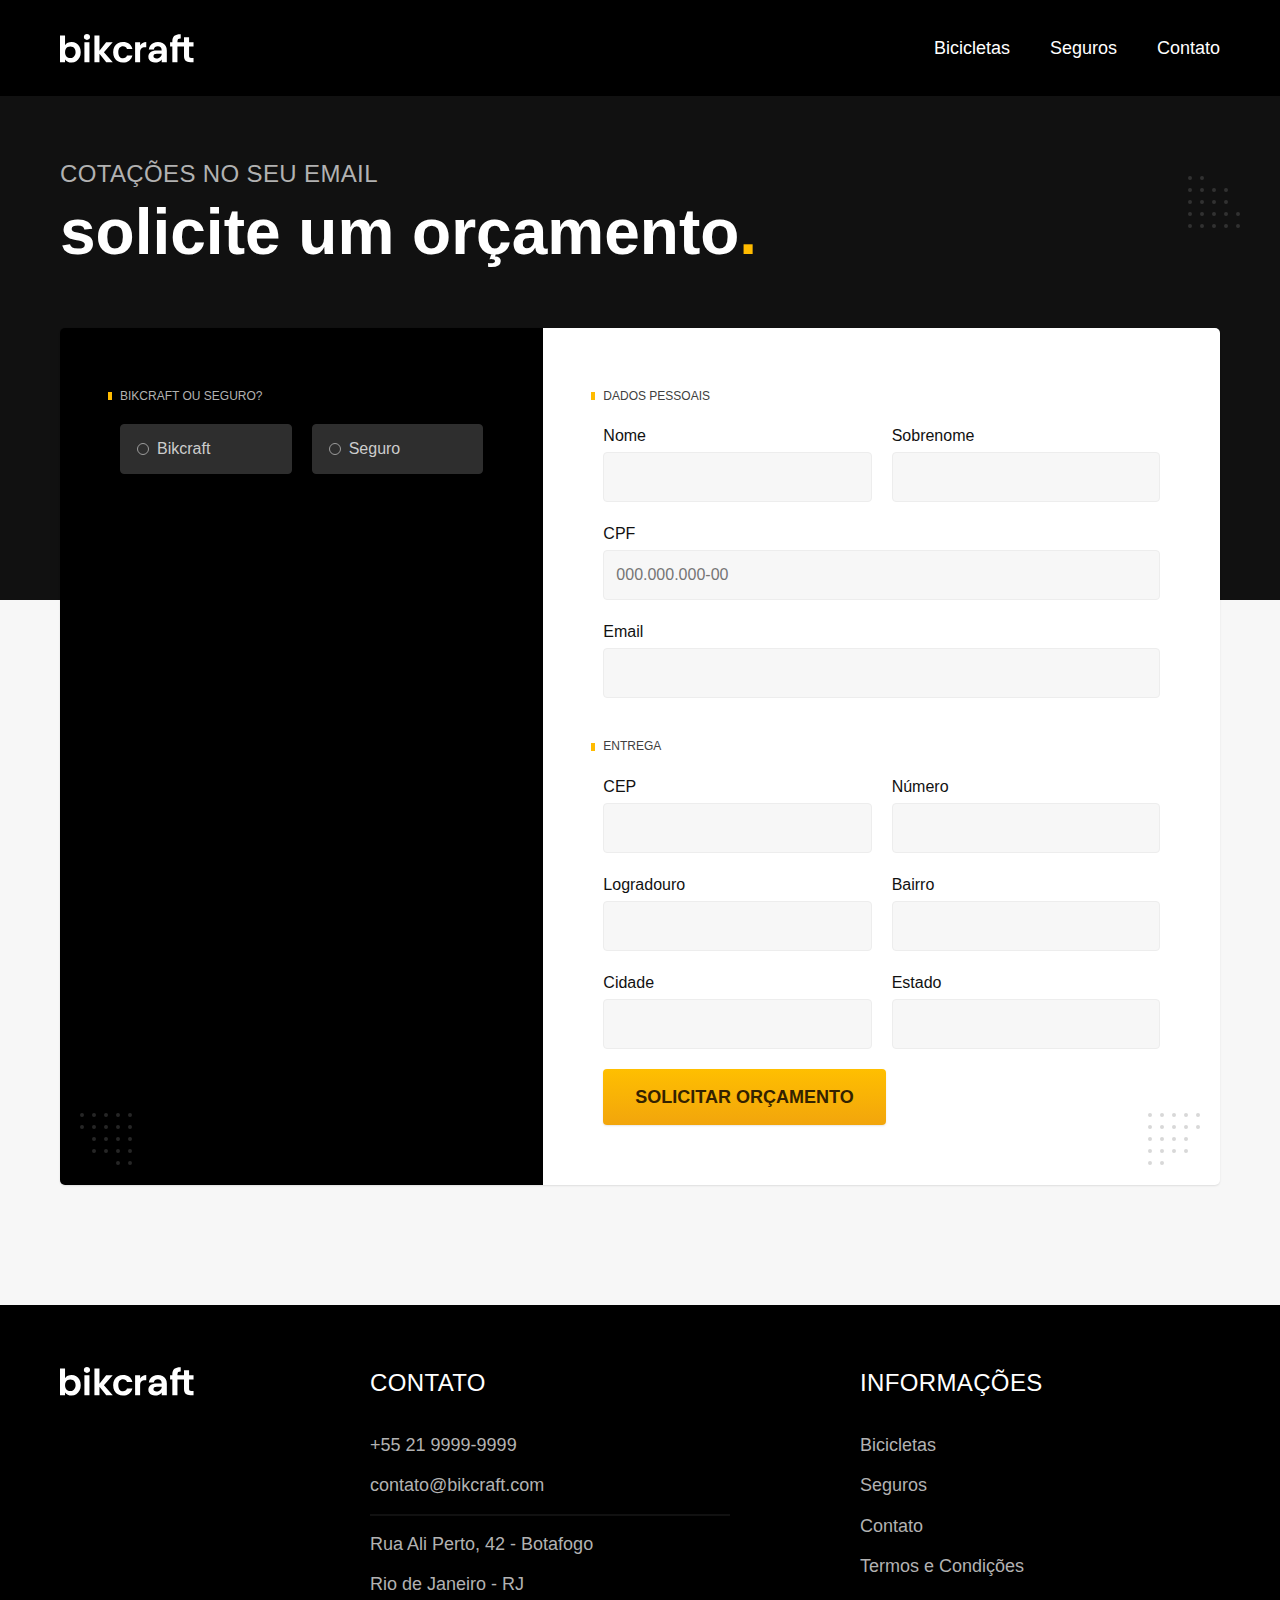
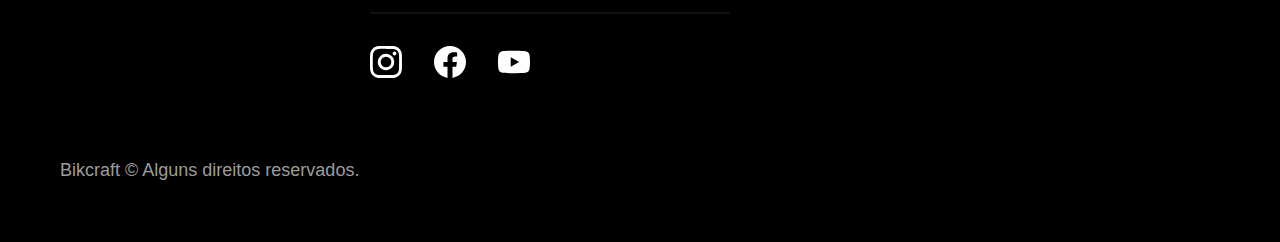
<file: orcamento.html>
<!DOCTYPE html>
<html lang="pt-br">
<head>
    <meta charset="UTF-8">
    <meta http-equiv="X-UA-Compatible" content="IE=edge">
    <meta name="viewport" content="width=device-width, initial-scale=1.0">
    <link rel="preload" href="./css/style.min.css" as="style">
    <link rel="stylesheet" href="./css/style.min.css">  
    <meta name="description" content="Termos e condições">
    <title>Orçamento | Bikcraft</title>
    <link rel="shortcut icon" href="favicon.svg" type="image/svg+xml">
    <script>document.documentElement.classList.add('js');</script>
</head>
<body id="orcamento">
    <header class="header-bg">
        <div class="header container">
            <a href="./">
                <img src="img/bikcraft.svg" width="136" height="32" alt="Bikcraft">
            </a>
            <nav area-label="primaria">
                <ul class="header-menu font-1-m cor-0">
                    <li><a href="./bicicletas.html">Bicicletas</a></li>
                    <li><a href="./seguros.html">Seguros</a></li>
                    <li><a href="./contato.html">Contato</a></li>
                </ul>
            </nav>
        </div>
    </header>

    <main>
        <div class="titulo-bg">
            <div class="titulo container">
                <p class="font-2-l-b cor-5">Cotações no seu email</p>
                <h1 class="font-1-xxl cor-0">solicite um orçamento<span class="cor-p1">.</span></h1>
            </div>
        </div>

        <form class="orcamento container" action="./enviar.php" method="post">

            <div class="orcamento-produto">
                <h2 class="font-1-xs cor-5">Bikcraft ou Seguro?</h2>

                <input type="radio" name="tipo" value="bikcraft" id="bikcraft">
                <label for="bikcraft">Bikcraft</label>

                <input type="radio" name="tipo" value="seguro" id="seguro">
                <label for="seguro">Seguro</label>

                <div class="orcamento-conteudo" id="orcamento-bikcraft">
                    <h2 class="font-1-xs cor-5">Escolha a sua</h2>

                    <input type="radio" name="produto" value="nimbus" id="nimbus">
                    <label for="nimbus">Nimbus Stark <span>R$ 4999</span></label>

                    <div class="orcamento-detalhes">
                        <ul class="font-1-xs cor-8">
                            <li><img src="img/icones/eletrica.svg" width="32" height="32">Motor Elétrico</li>
                            <li><img src="img/icones/carbono.svg" width="32" height="32">Fibra de Carbono</li>
                            <li><img src="img/icones/velocidade.svg" width="32" height="32">50 km/h</li>
                            <li><img src="img/icones/rastreador.svg" width="32" height="32">Rastreador</li>
                        </ul>
                        <img src="./img/bicicletas/nimbus.jpg" width="1120" height="680" alt="Bicicleta Preta">
                    </div>

                    <input type="radio" name="produto" value="magic" id="magic">
                    <label for="magic">Magic Might <span>R$ 2499</span></label>

                    <div class="orcamento-detalhes">
                        <ul class="font-1-xs cor-8">
                            <li><img src="img/icones/eletrica.svg" width="32" height="32">Motor Elétrico</li>
                            <li><img src="img/icones/carbono.svg" width="32" height="32">Fibra de Carbono</li>
                            <li><img src="img/icones/velocidade.svg" width="32" height="32">45 km/h</li>
                            <li><img src="img/icones/rastreador.svg" width="32" height="32">Rastreador</li>
                        </ul>
                        <img src="./img/bicicletas/magic.jpg" width="1120" height="680"alt="Bicicleta Preta">
                    </div>

                    <input type="radio" name="produto" value="nebula" id="nebula">
                    <label for="nebula">Nebula Cosmic <span>R$ 3999</span></label>

                    <div class="orcamento-detalhes">
                        <ul class="font-1-xs cor-8">
                            <li><img src="img/icones/eletrica.svg" width="32" height="32">Motor Elétrico</li>
                            <li><img src="img/icones/carbono.svg" width="32" height="32">Fibra de Carbono</li>
                            <li><img src="img/icones/velocidade.svg" width="32" height="32">40 km/h</li>
                            <li><img src="img/icones/rastreador.svg" width="32" height="32">Rastreador</li>
                        </ul>
                        <img src="./img/bicicletas/nebula.jpg" width="1120" height="680" alt="Bicicleta Branca">
                    </div>
                </div>

                <div class="orcamento-conteudo" id="orcamento-seguro">
                    <h2 class="font-1-xs cor-5">Escolha o plano</h2>

                    <input type="radio" name="produto" value="prata" id="prata">
                    <label for="prata">Prata <span>R$ 199</span></label>

                    <input type="radio" name="produto" value="ouro" id="ouro">
                    <label for="ouro">Ouro <span>R$ 299</span></label>
                </div>
            </div>
            <div class="orcamento-dados form">
                <h2 class="font-1-xs cor-9 col-2">dados pessoais</h2>
                <div>
                    <label for="nome">Nome</label>
                    <input type="text" id="nome" name="nome">
                </div>
                <div>
                    <label for="sobrenome">Sobrenome</label>
                    <input type="text" id="sobrenome" name="sobrenome">
                </div>
                <div class="col-2">
                    <label for="cpf">CPF</label>
                    <input type="text" id="cpf" name="cpf" placeholder="000.000.000-00">
                </div>
                <div class="col-2">
                    <label for="email">Email</label>
                    <input type="email" id="email" name="email" required>
                </div>
                <h2 class="font-1-xs cor-9 col-2">entrega</h2>
                <div>
                    <label for="cep">CEP</label>
                    <input type="text" id="cep" name="cep">
                </div>
                <div>
                    <label for="numero">Número</label>
                    <input type="text" id="numero" name="numero">
                </div>
                <div>
                    <label for="logradouro">Logradouro</label>
                    <input type="text" id="logradouro" name="logradouro">
                </div>
                <div>
                    <label for="bairro">Bairro</label>
                    <input type="text" id="bairro" name="bairro">
                </div>
                <div>
                    <label for="cidade">Cidade</label>
                    <input type="text" id="cidade" name="cidade">
                </div>
                <div>
                    <label for="estado">Estado</label>
                    <input type="text" id="estado" name="estado">
                </div>
                <button class="botao col-2">Solicitar Orçamento</button>
            </div>
        </form>
    </main>

    <footer class="footer-bg">
        <div class="footer container">
            <img src="img/bikcraft.svg" alt="Bikcraft">
            <div class="footer-contato">
                <h3 class="font-2-l-b cor-0">Contato</h3>
                <ul class="font-2-m cor-5">
                    <li><a href="tel:+552199999999">+55 21 9999-9999</a></li>
                    <li><a href="mailto:contato@bikcraft.com">contato@bikcraft.com</a></li>
                    <li>Rua Ali Perto, 42 - Botafogo</li>
                    <li>Rio de Janeiro - RJ</li>
                </ul>
                <div class="footer-redes">
                    <a href="#">
                        <img src="img/redes/instagram.svg" width="32" height="32" alt="instagram">
                    </a>
                    <a href="#">
                        <img src="img/redes/facebook.svg" width="32" height="32" alt="Facebook">
                    </a>
                    <a href="#">
                        <img src="img/redes/youtube.svg" width="32" height="32" alt="Youtube">
                    </a>
                </div>
            </div>
            <div class="footer-informacoes">
                <h3 class="font-2-l-b cor-0">Informações</h3>
                <nav>
                    <ul class="font-1-m cor-5">
                        <li><a href="./bicicletas.html">Bicicletas</a></li>
                        <li><a href="./seguros.html">Seguros</a></li>
                        <li><a href="./contato.html">Contato</a></li>
                        <li><a href="./termos.html">Termos e Condições</a></li>
                    </ul>
                </nav>
            </div>
            <p class="footer-copy font-2-m cor-6">Bikcraft &copy; Alguns direitos reservados.</p>
        </div>
    </footer>
    <script src="./js/script.js"></script>
    <script src="./js/formulario.js"></script>
</body>
</html>
</file>
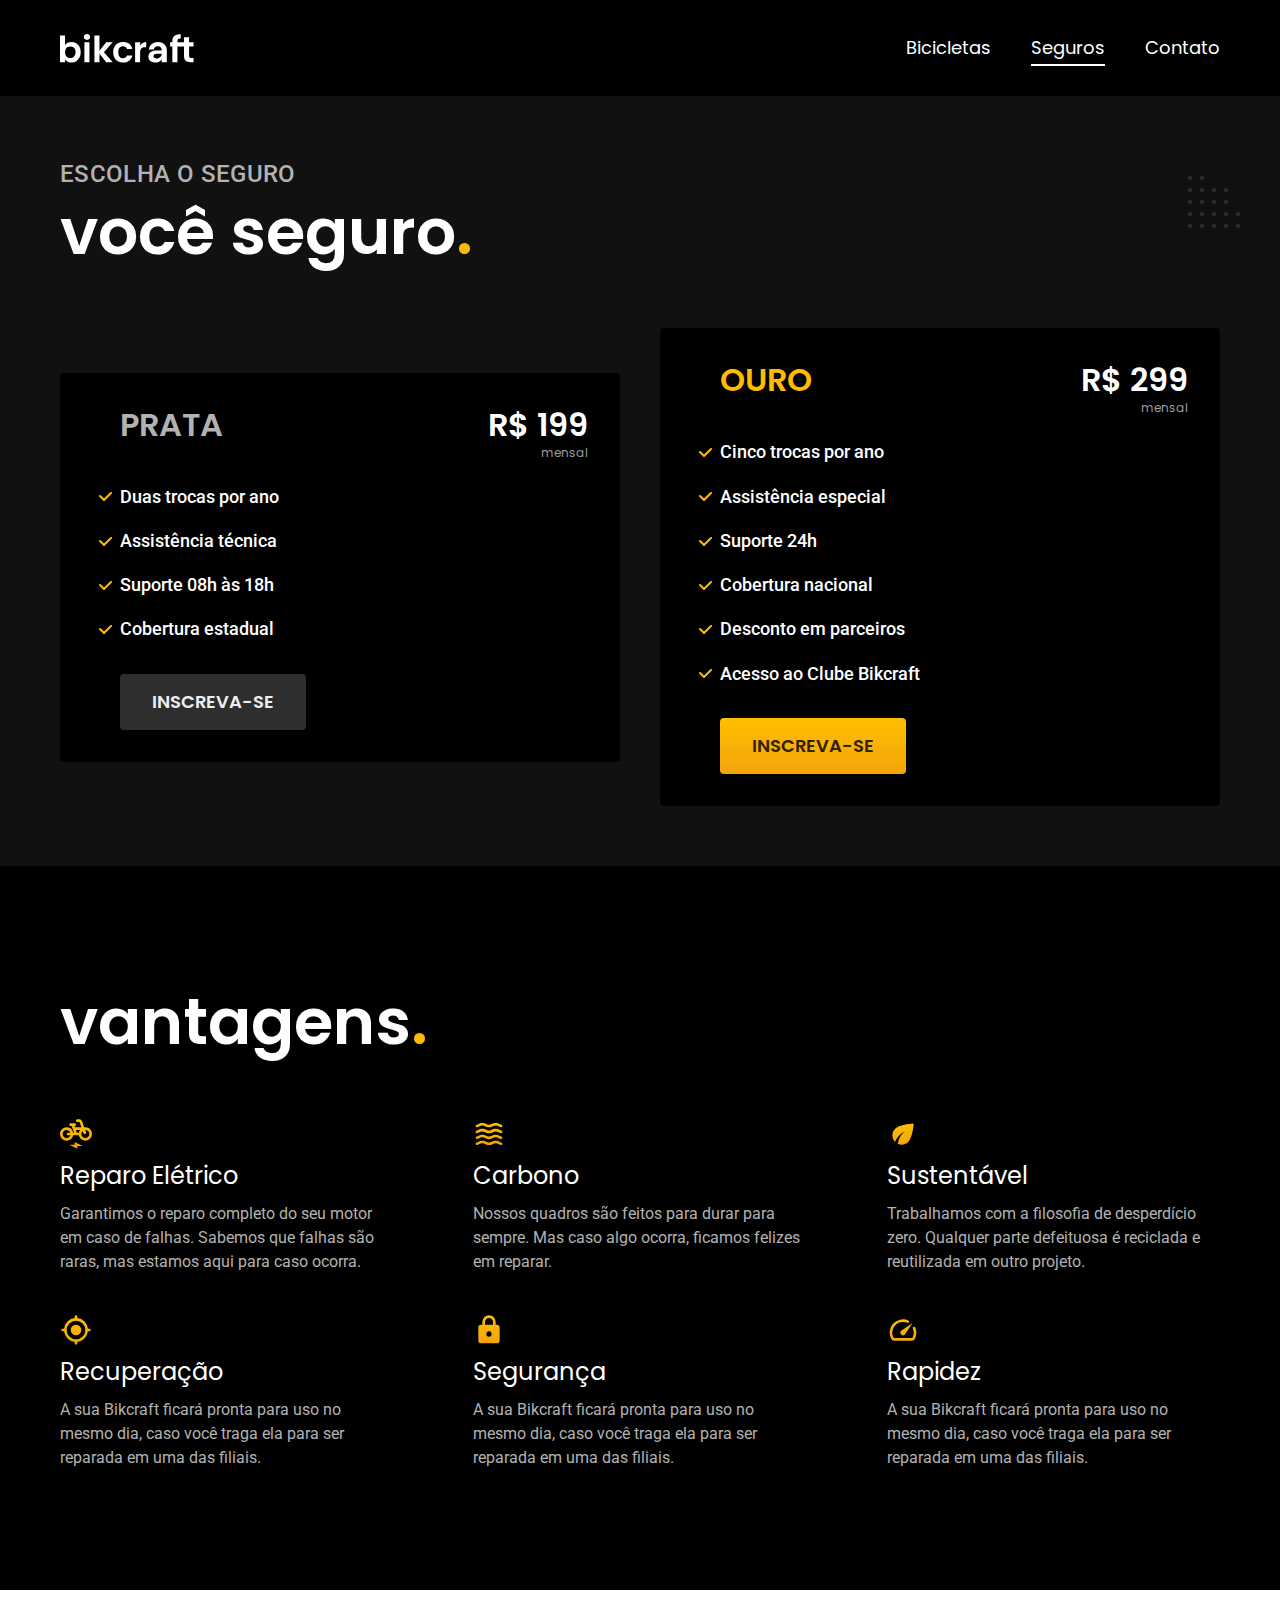
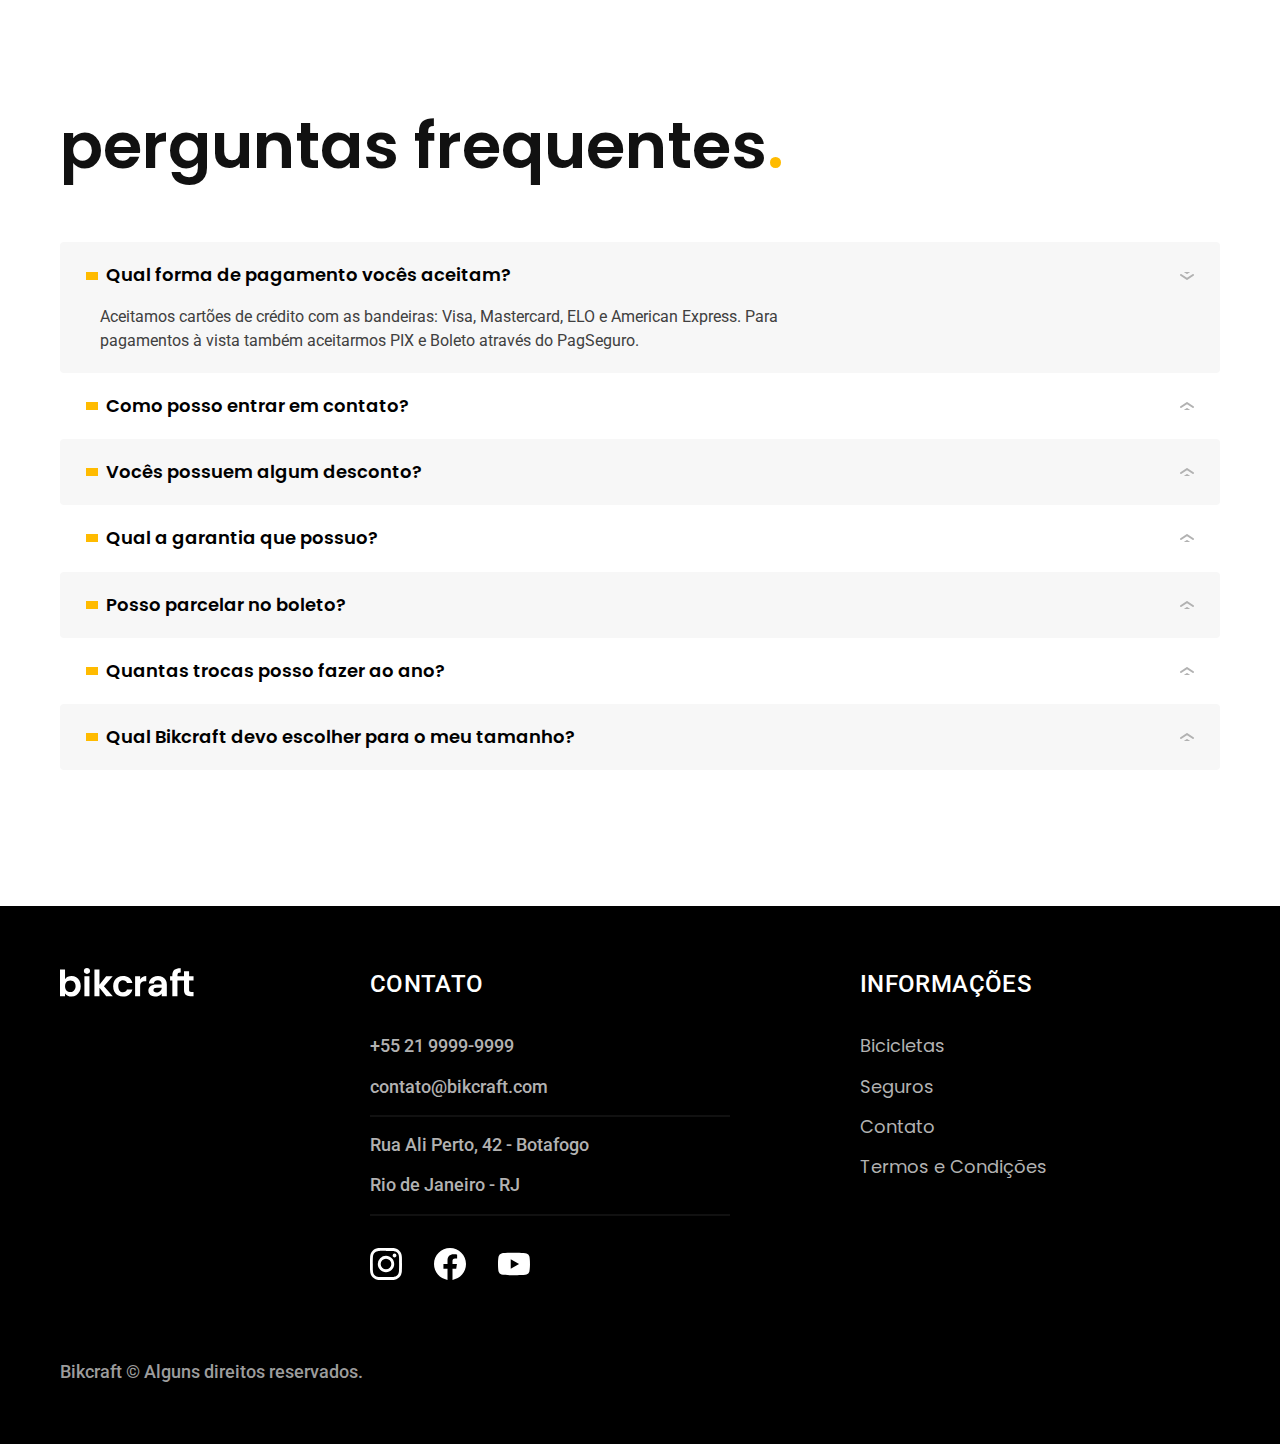
<file: seguros.html>
<!DOCTYPE html>
<html lang="pt-br">
<head>
    <meta charset="UTF-8">
    <meta http-equiv="X-UA-Compatible" content="IE=edge">
    <meta name="viewport" content="width=device-width, initial-scale=1.0">
    <link rel="preload" href="./css/style.min.css" as="style">
    <link rel="stylesheet" href="./css/style.min.css">    
    <meta name="description" content="Termos e condições">
    <title>Termos e Condições | Bikcraft</title>
    <link rel="shortcut icon" href="favicon.svg" type="image/svg+xml">
    <link rel="preconnect" href="https://fonts.googleapis.com">
    <link rel="preconnect" href="https://fonts.gstatic.com" crossorigin>
    <link href="https://fonts.googleapis.com/css2?family=Merriweather:ital,wght@1,900&family=Poppins:wght@400;600&family=Roboto:wght@400;500&display=swap" rel="stylesheet">
    <script>document.documentElement.classList.add('js');</script>
</head>
<body id="seguros">
    <header class="header-bg">
        <div class="header container">
            <a href="./">
                <img src="img/bikcraft.svg" width="136" height="32" alt="Bikcraft">
            </a>
            <nav area-label="primaria">
                <ul class="header-menu font-1-m cor-0">
                    <li><a href="./bicicletas.html">Bicicletas</a></li>
                    <li><a href="./seguros.html">Seguros</a></li>
                    <li><a href="./contato.html">Contato</a></li>
                </ul>
            </nav>
        </div>
    </header>

    <main class="seguros-bg">
        <div class="titulo-bg">
            <div class="titulo container">
                <p class="font-2-l-b cor-5">Escolha o seguro</p>
                <h1 class="font-1-xxl cor-0">você seguro<span class="cor-p1">.</span></h1>
            </div>
        </div>

            <div class="seguros container">
                <div class="seguros-item fadeInLeft" data-anime="200">
                    <h3 class="font-1-xl cor-5">PRATA</h3>
                    <span class="font-1-xl cor-0">R$ 199 <span class="font-1-xs cor-6">mensal</span></span>
                    <ul class="font-2-m cor-0">
                        <li>Duas trocas por ano</li>
                        <li>Assistência técnica</li>
                        <li>Suporte 08h às 18h</li>
                        <li>Cobertura estadual</li>
                    </ul>
                    <a class="botao secundario" href="./orcamento.html?tipo=seguro&produto=prata">Inscreva-se</a>
                </div>
    
                <div class="seguros-item fadeInRight" data-anime="400">
                    <h3 class="font-1-xl cor-p1">OURO</h3>
                    <span class="font-1-xl cor-0">R$ 299 <span class="font-1-xs cor-6">mensal</span></span>
                    <ul class="font-2-m cor-0">
                        <li>Cinco trocas por ano</li>
                        <li>Assistência especial</li>
                        <li>Suporte 24h</li>
                        <li>Cobertura nacional</li>
                        <li>Desconto em parceiros</li>
                        <li>Acesso ao Clube Bikcraft</li>
                    </ul>
                    <a class="botao" href="./orcamento.html?tipo=seguro&produto=ouro">Inscreva-se</a>
                </div>
            </div>          
    </main>

    <article class="vantagens-bg">
        <div class="vantagens container">
            <h2 class="font-1-xxl cor-0">vantagens<span class="cor-p1">.</span></h2>
            <ul>
                <li>
                    <img src="img/icones/eletrica.svg" width="32" height="32">
                    <h3 class="font-1-l cor-0">Reparo Elétrico</h3>
                    <p class="font-2-s cor-5">Garantimos o reparo completo do seu motor em caso de falhas. Sabemos que falhas são raras, mas estamos aqui para caso ocorra.</p>
                </li>
                <li>
                    <img src="img/icones/carbono.svg" width="32" height="32">
                    <h3 class="font-1-l cor-0">Carbono</h3>
                    <p class="font-2-s cor-5">Nossos quadros são feitos para durar para sempre. Mas caso algo ocorra, ficamos felizes em reparar.</p>
                </li>
                <li>
                    <img src="img/icones/sustentavel.svg" width="32" height="32">
                    <h3 class="font-1-l cor-0">Sustentável</h3>
                    <p class="font-2-s cor-5">Trabalhamos com a filosofia de desperdício zero. Qualquer parte defeituosa é reciclada e reutilizada em outro projeto.</p>
                </li>
                <li>
                    <img src="img/icones/rastreador.svg" width="32" height="32">
                    <h3 class="font-1-l cor-0">Recuperação</h3>
                    <p class="font-2-s cor-5">A sua Bikcraft ficará pronta para uso no mesmo dia, caso você traga ela para ser reparada em uma das filiais.</p>
                </li>
                <li>
                    <img src="img/icones/seguro.svg" width="32" height="32">
                    <h3 class="font-1-l cor-0">Segurança</h3>
                    <p class="font-2-s cor-5">A sua Bikcraft ficará pronta para uso no mesmo dia, caso você traga ela para ser reparada em uma das filiais.</p>
                </li>
                <li>
                    <img src="img/icones/velocidade.svg" width="32" height="32">
                    <h3 class="font-1-l cor-0">Rapidez</h3>
                    <p class="font-2-s cor-5">A sua Bikcraft ficará pronta para uso no mesmo dia, caso você traga ela para ser reparada em uma das filiais.</p>
                </li>
            </ul>
        </div>
    </article>

    <article class="perguntas container">
        <h2 class="font-1-xxl">perguntas frequentes<span class="cor-p1">.</span></h2>

        <dl>
            <div>
                <dt><button class="font-1-m-b" aria-controls="pergunta1" aria-expanded="true">Qual forma de pagamento vocês aceitam?</button></dt>
                <dd id="pergunta1" class="font-2-s cor-9 ativa">Aceitamos cartões de crédito com as bandeiras: Visa, Mastercard, ELO e American Express. Para pagamentos à vista também aceitarmos PIX e Boleto através do PagSeguro.</dd>
            </div>
            <div>
                <dt><button class="font-1-m-b" aria-controls="pergunta2" aria-expanded="false">Como posso entrar em contato?</button></dt>
                <dd id="pergunta2" class="font-2-s cor-9">Aceitamos cartões de crédito com as bandeiras: Visa, Mastercard, ELO e American Express. Para pagamentos à vista também aceitarmos PIX e Boleto através do PagSeguro.</dd>
            </div>
            <div>
                <dt><button class="font-1-m-b" aria-controls="pergunta3" aria-expanded="false">Vocês possuem algum desconto?</button></dt>
                <dd id="pergunta3" class="font-2-s cor-9">Aceitamos cartões de crédito com as bandeiras: Visa, Mastercard, ELO e American Express. Para pagamentos à vista também aceitarmos PIX e Boleto através do PagSeguro.</dd>
            </div>
            <div>
                <dt><button class="font-1-m-b" aria-controls="pergunta4" aria-expanded="false">Qual a garantia que possuo?</button></dt>
                <dd id="pergunta4" class="font-2-s cor-9">Aceitamos cartões de crédito com as bandeiras: Visa, Mastercard, ELO e American Express. Para pagamentos à vista também aceitarmos PIX e Boleto através do PagSeguro.</dd>
            </div>
            <div>
                <dt><button class="font-1-m-b" aria-controls="pergunta5" aria-expanded="false">Posso parcelar no boleto?</button></dt>
                <dd id="pergunta5 class="font-2-s cor-9">Aceitamos cartões de crédito com as bandeiras: Visa, Mastercard, ELO e American Express. Para pagamentos à vista também aceitarmos PIX e Boleto através do PagSeguro.</dd>
            </div>
            <div>
                <dt><button class="font-1-m-b" aria-controls="pergunta6" aria-expanded="false">Quantas trocas posso fazer ao ano?</button></dt>
                <dd id="pergunta6" class="font-2-s cor-9">Aceitamos cartões de crédito com as bandeiras: Visa, Mastercard, ELO e American Express. Para pagamentos à vista também aceitarmos PIX e Boleto através do PagSeguro.</dd>
            </div>
            <div>
                <dt><button class="font-1-m-b" aria-controls="pergunta7" aria-expanded="false">Qual Bikcraft devo escolher para o meu tamanho?</button></dt>
                <dd id="pergunta7" class="font-2-s cor-9">Aceitamos cartões de crédito com as bandeiras: Visa, Mastercard, ELO e American Express. Para pagamentos à vista também aceitarmos PIX e Boleto através do PagSeguro.</dd>
            </div>
            
        </dl>
    </article>

    <footer class="footer-bg">
        <div class="footer container">
            <img src="img/bikcraft.svg" width="136" height="32" alt="Bikcraft">
            <div class="footer-contato">
                <h3 class="font-2-l-b cor-0">Contato</h3>
                <ul class="font-2-m cor-5">
                    <li><a href="tel:+552199999999">+55 21 9999-9999</a></li>
                    <li><a href="mailto:contato@bikcraft.com">contato@bikcraft.com</a></li>
                    <li>Rua Ali Perto, 42 - Botafogo</li>
                    <li>Rio de Janeiro - RJ</li>
                </ul>
                <div class="footer-redes">
                    <a href="#">
                        <img src="img/redes/instagram.svg" width="32" height="32" alt="instagram">
                    </a>
                    <a href="#">
                        <img src="img/redes/facebook.svg" width="32" height="32" alt="Facebook">
                    </a>
                    <a href="#">
                        <img src="img/redes/youtube.svg" width="32" height="32" alt="Youtube">
                    </a>
                </div>
            </div>
            <div class="footer-informacoes">
                <h3 class="font-2-l-b cor-0">Informações</h3>
                <nav>
                    <ul class="font-1-m cor-5">
                        <li><a href="./bicicletas.html">Bicicletas</a></li>
                        <li><a href="./seguros.html">Seguros</a></li>
                        <li><a href="./contato.html">Contato</a></li>
                        <li><a href="./termos.html">Termos e Condições</a></li>
                    </ul>
                </nav>
            </div>
            <p class="footer-copy font-2-m cor-6">Bikcraft &copy; Alguns direitos reservados.</p>
        </div>
    </footer>

    <script src="./js/plugins/simple-anime.js"></script>
    <script src="./js/script.js"></script>
</body>
</html>
</file>
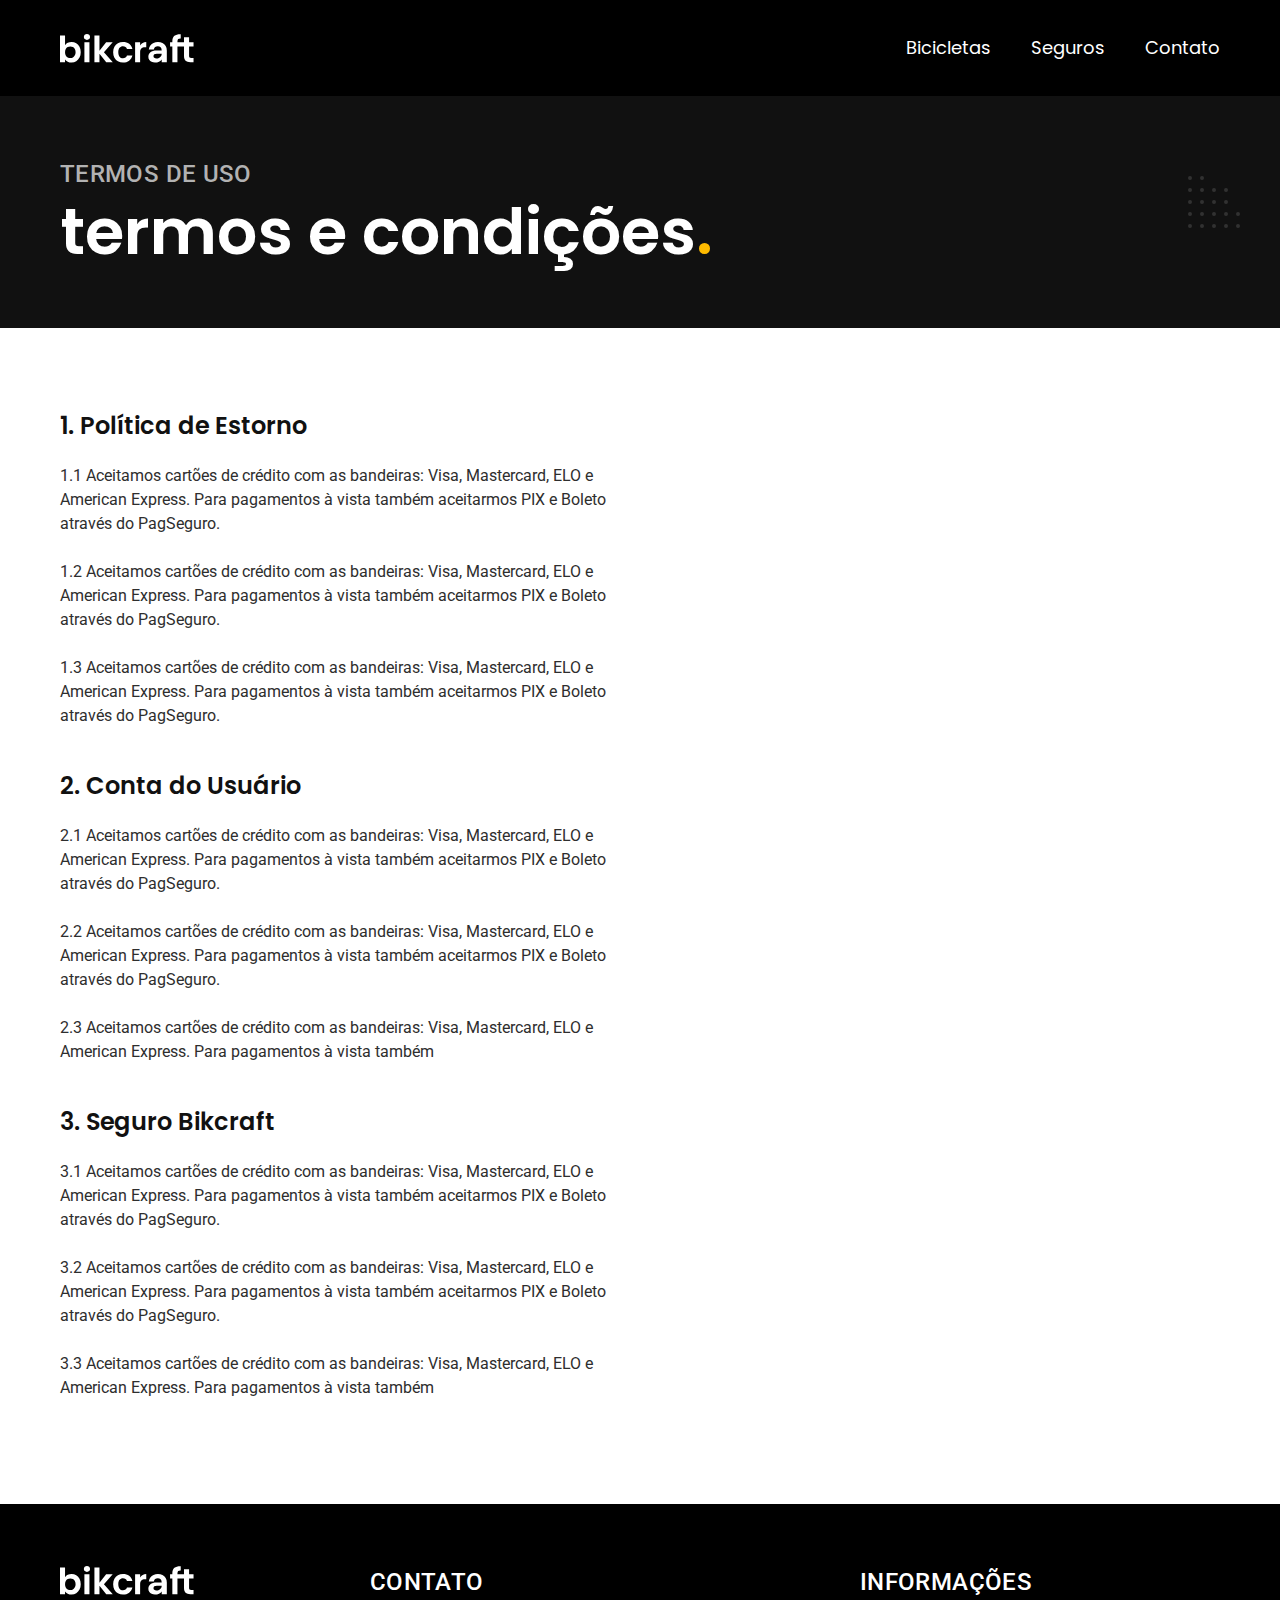
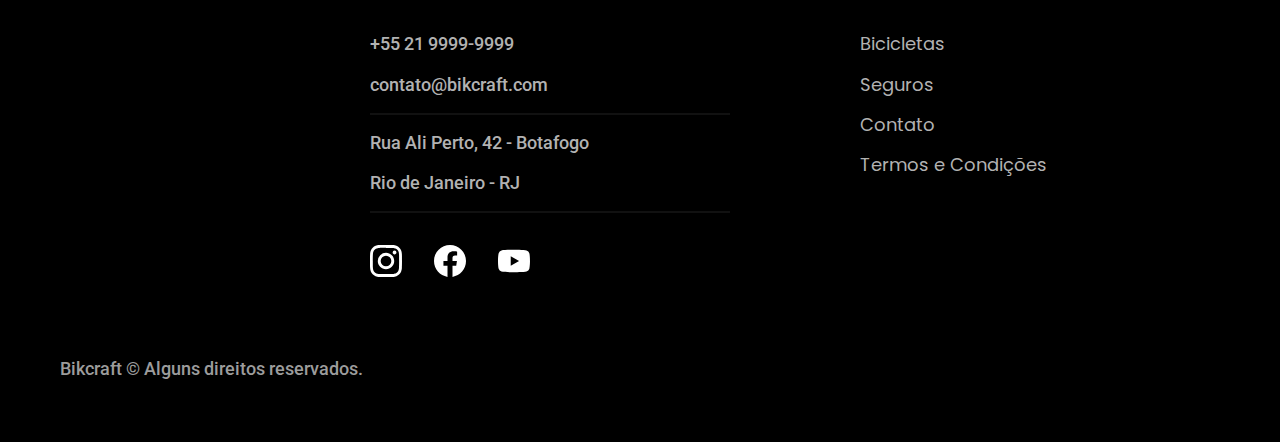
<file: termos.html>
<!DOCTYPE html>
<html lang="pt-br">
<head>
    <meta charset="UTF-8">
    <meta http-equiv="X-UA-Compatible" content="IE=edge">
    <meta name="viewport" content="width=device-width, initial-scale=1.0">
    <link rel="preload" href="./css/style.min.css" as="style">
    <link rel="stylesheet" href="./css/style.min.css">    
    <meta name="description" content="Termos e condições">
    <title>Termos e Condições | Bikcraft</title>
    <link rel="shortcut icon" href="favicon.svg" type="image/svg+xml">
    <link rel="preconnect" href="https://fonts.googleapis.com">
    <link rel="preconnect" href="https://fonts.gstatic.com" crossorigin>
    <link href="https://fonts.googleapis.com/css2?family=Merriweather:ital,wght@1,900&family=Poppins:wght@400;600&family=Roboto:wght@400;500&display=swap" rel="stylesheet">
    <script>document.documentElement.classList.add('js');</script>
</head>
<body id="termos">
    <header class="header-bg">
        <div class="header container">
            <a href="./">
                <img src="img/bikcraft.svg" width="136" height="32" alt="Bikcraft">
            </a>
            <nav area-label="primaria">
                <ul class="header-menu font-1-m cor-0">
                    <li><a href="./bicicletas.html">Bicicletas</a></li>
                    <li><a href="./seguros.html">Seguros</a></li>
                    <li><a href="./contato.html">Contato</a></li>
                </ul>
            </nav>
        </div>
    </header>

    <main>
        <div class="titulo-bg">
            <div class="titulo container">
                <p class="font-2-l-b cor-5">Termos de uso</p>
                <h1 class="font-1-xxl cor-0">termos e condições<span class="cor-p1">.</span></h1>
            </div>
        </div>

        <div class="termos font-2-s cor-10 container">
            <h2 class="font-1-l cor-11">1. Política de Estorno</h2>
            <p>1.1 Aceitamos cartões de crédito com as bandeiras: Visa, Mastercard, ELO e American Express. Para pagamentos à vista também aceitarmos PIX e Boleto através do PagSeguro.</p>
            <p>1.2 Aceitamos cartões de crédito com as bandeiras: Visa, Mastercard, ELO e American Express. Para pagamentos à vista também aceitarmos PIX e Boleto através do PagSeguro.</p>
            <p>1.3 Aceitamos cartões de crédito com as bandeiras: Visa, Mastercard, ELO e American Express. Para pagamentos à vista também aceitarmos PIX e Boleto através do PagSeguro.</p>
            <h2 class="font-1-l cor-11">2. Conta do Usuário</h2>
            <p>2.1 Aceitamos cartões de crédito com as bandeiras: Visa, Mastercard, ELO e American Express. Para pagamentos à vista também aceitarmos PIX e Boleto através do PagSeguro.</p>
            <p>2.2 Aceitamos cartões de crédito com as bandeiras: Visa, Mastercard, ELO e American Express. Para pagamentos à vista também aceitarmos PIX e Boleto através do PagSeguro.</p>
            <p>2.3 Aceitamos cartões de crédito com as bandeiras: Visa, Mastercard, ELO e American Express. Para pagamentos à vista também</p>
            <h2 class="font-1-l cor-11">3. Seguro Bikcraft</h2>
            <p>3.1 Aceitamos cartões de crédito com as bandeiras: Visa, Mastercard, ELO e American Express. Para pagamentos à vista também aceitarmos PIX e Boleto através do PagSeguro.</p>
            <p>3.2 Aceitamos cartões de crédito com as bandeiras: Visa, Mastercard, ELO e American Express. Para pagamentos à vista também aceitarmos PIX e Boleto através do PagSeguro.</p>
            <p>3.3 Aceitamos cartões de crédito com as bandeiras: Visa, Mastercard, ELO e American Express. Para pagamentos à vista também</p>
        </div>  
    </main>

    <footer class="footer-bg">
        <div class="footer container">
            <img src="img/bikcraft.svg" width="136" height="32" alt="Bikcraft">
            <div class="footer-contato">
                <h3 class="font-2-l-b cor-0">Contato</h3>
                <ul class="font-2-m cor-5">
                    <li><a href="tel:+552199999999">+55 21 9999-9999</a></li>
                    <li><a href="mailto:contato@bikcraft.com">contato@bikcraft.com</a></li>
                    <li>Rua Ali Perto, 42 - Botafogo</li>
                    <li>Rio de Janeiro - RJ</li>
                </ul>
                <div class="footer-redes">
                    <a href="#">
                        <img src="img/redes/instagram.svg" width="32" height="32" alt="instagram">
                    </a>
                    <a href="#">
                        <img src="img/redes/facebook.svg" width="32" height="32" alt="Facebook">
                    </a>
                    <a href="#">
                        <img src="img/redes/youtube.svg" width="32" height="32" alt="Youtube">
                    </a>
                </div>
            </div>
            <div class="footer-informacoes">
                <h3 class="font-2-l-b cor-0">Informações</h3>
                <nav>
                    <ul class="font-1-m cor-5">
                        <li><a href="./bicicletas.html">Bicicletas</a></li>
                        <li><a href="./seguros.html">Seguros</a></li>
                        <li><a href="./contato.html">Contato</a></li>
                        <li><a href="./termos.html">Termos e Condições</a></li>
                    </ul>
                </nav>
            </div>
            <p class="footer-copy font-2-m cor-6">Bikcraft &copy; Alguns direitos reservados.</p>
        </div>
    </footer>
<script src="./js/script.js"></script>
</body>
</html>
</file>
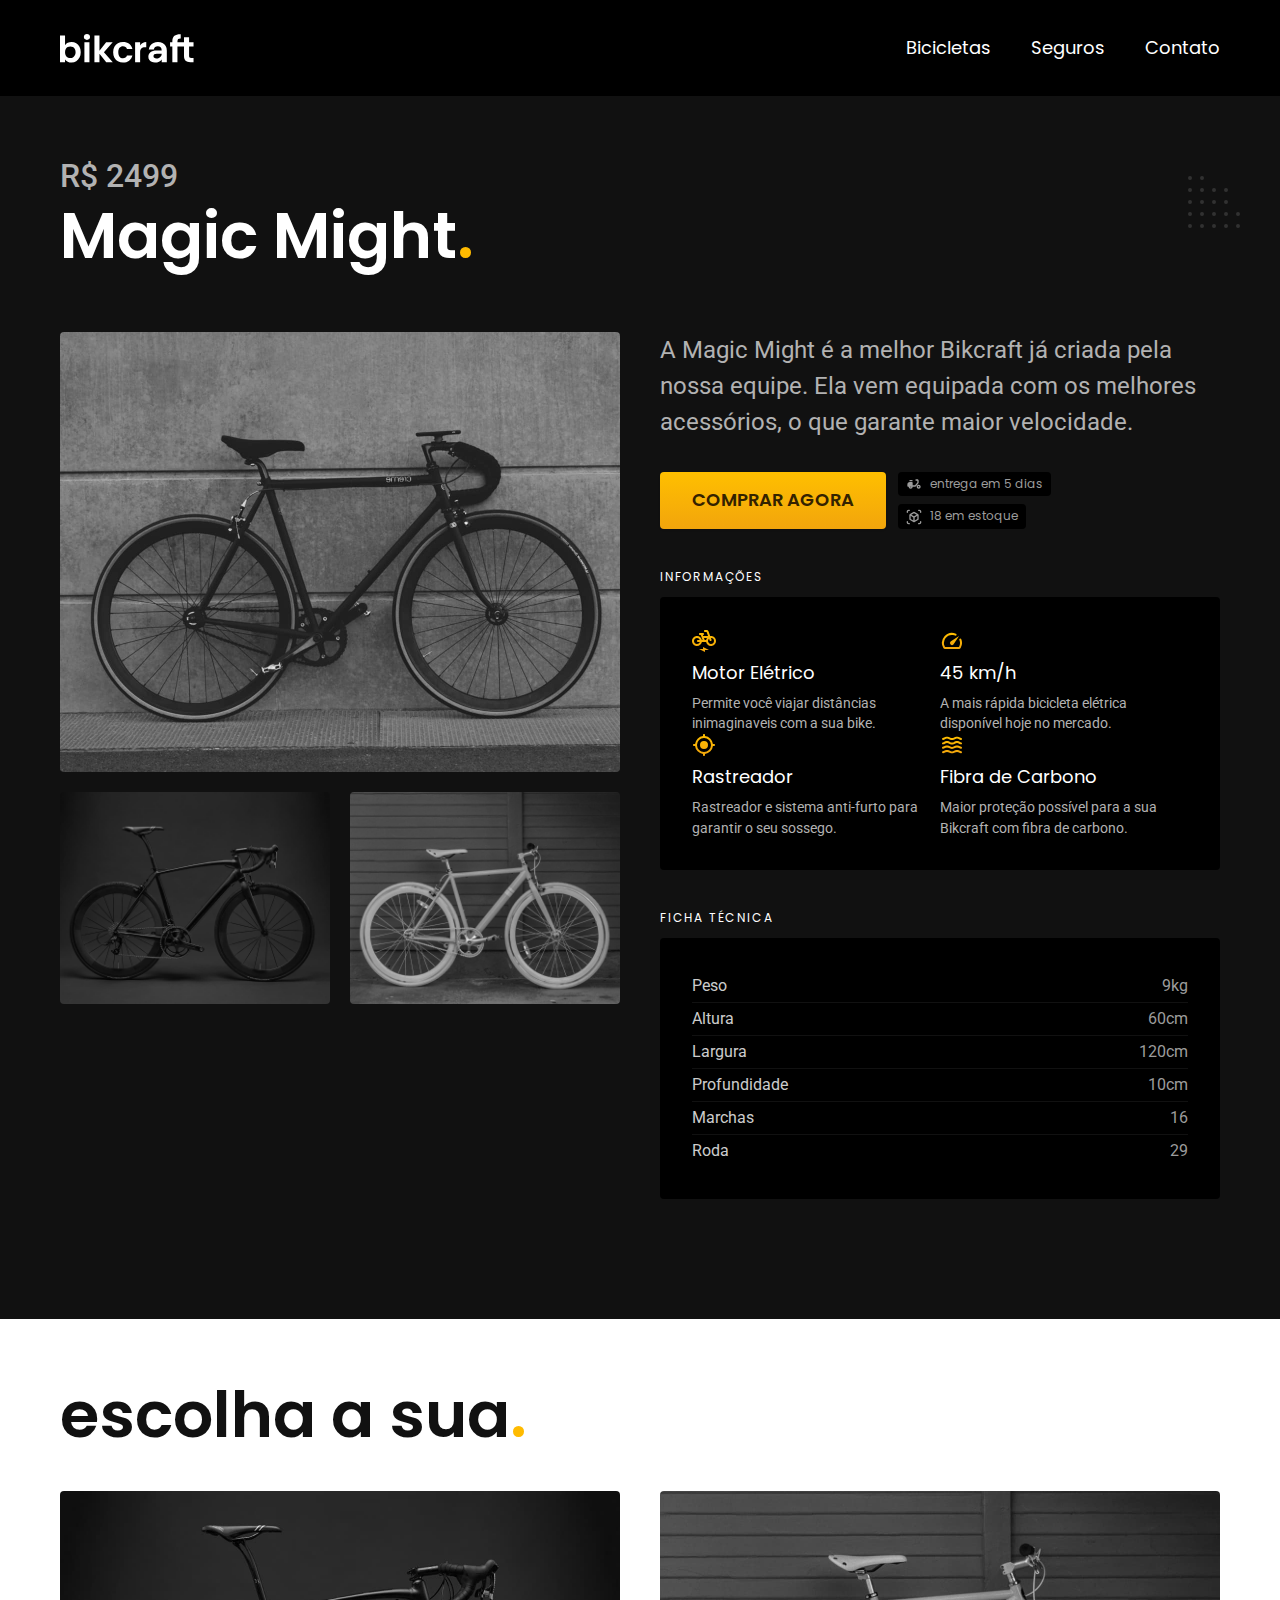
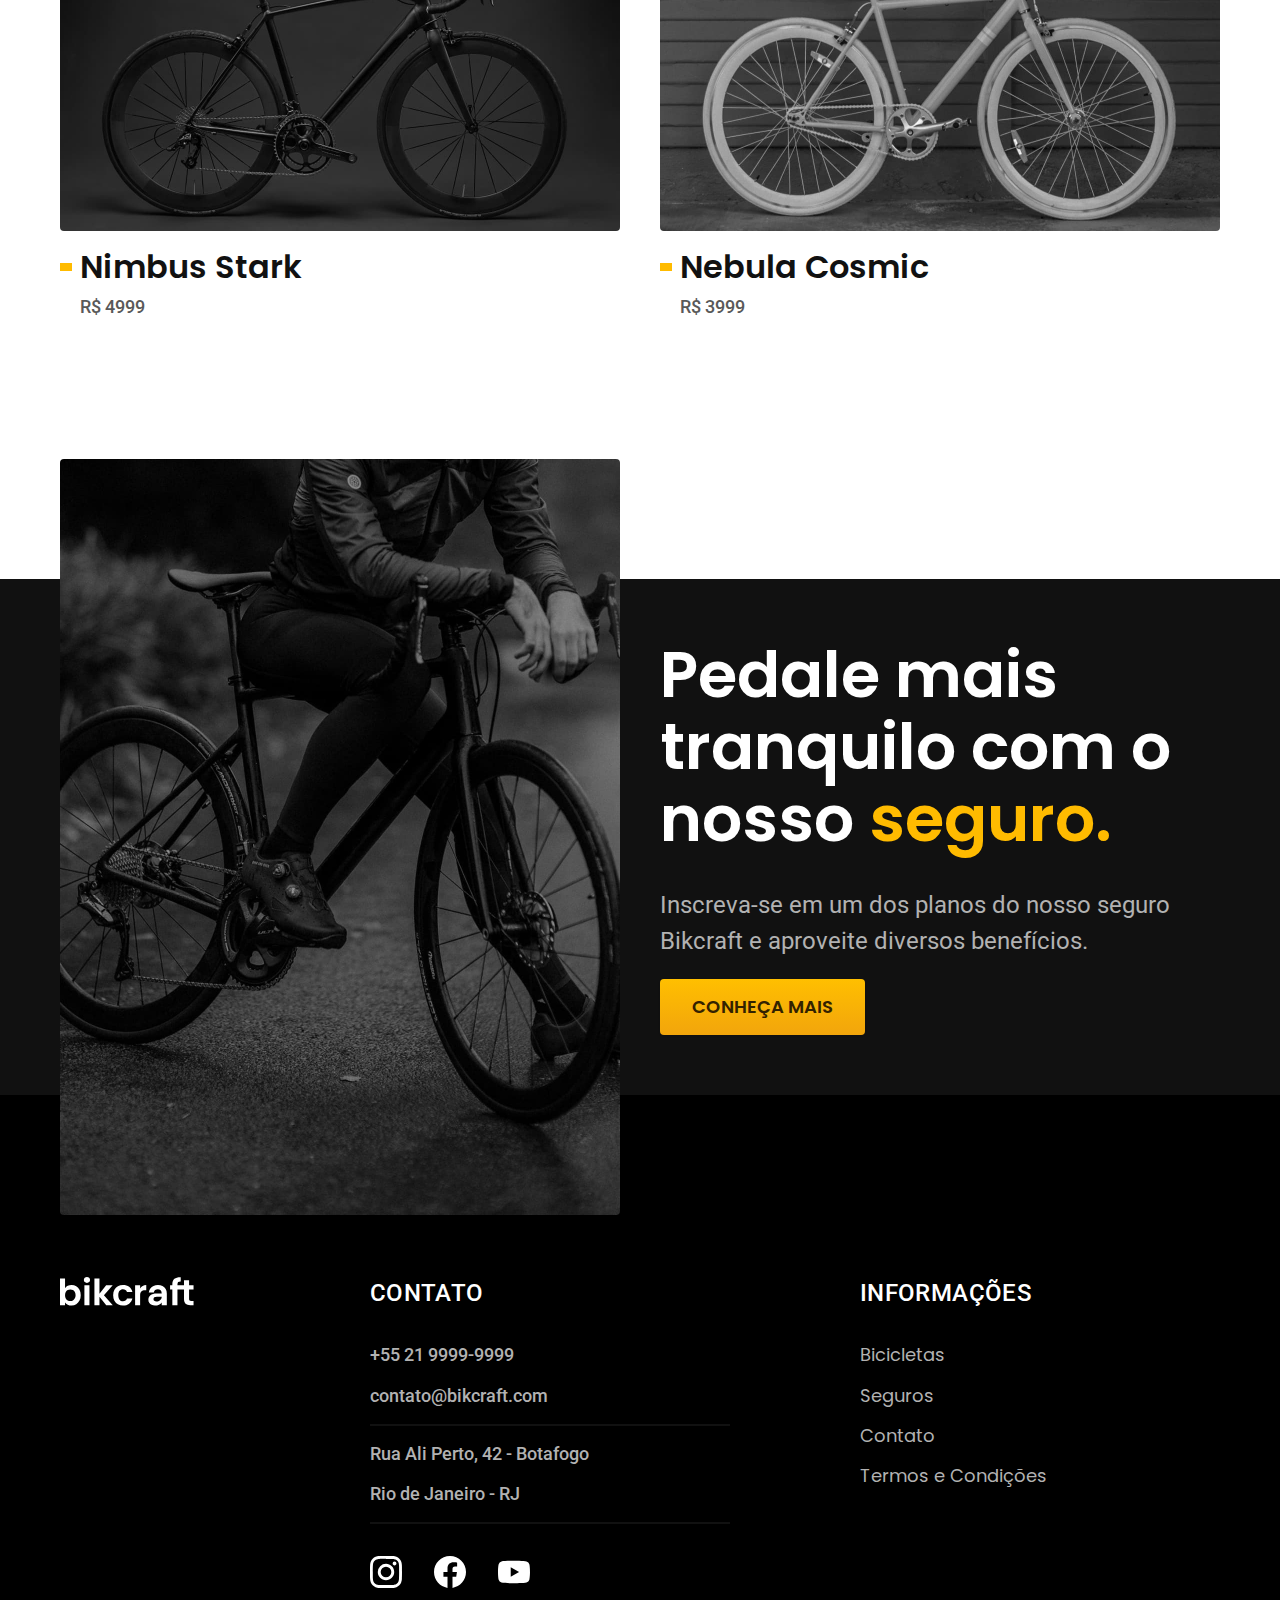
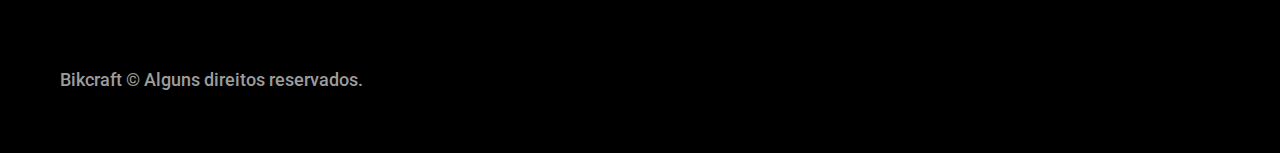
<file: bicicletas/magic.html>
<!DOCTYPE html>
<html lang="pt-br">
<head>
    <meta charset="UTF-8">
    <meta http-equiv="X-UA-Compatible" content="IE=edge">
    <meta name="viewport" content="width=device-width, initial-scale=1.0">
    <link rel="preload" href="../css/style.min.css" as="style">
    <link rel="stylesheet" href="../css/style.min.css">    
    <meta name="description" content="Termos e condições">
    <link rel="shortcut icon" href="../favicon.svg" type="image/svg+xml">
    <link rel="preconnect" href="https://fonts.googleapis.com">
    <link rel="preconnect" href="https://fonts.gstatic.com" crossorigin>
    <link href="https://fonts.googleapis.com/css2?family=Merriweather:ital,wght@1,900&family=Poppins:wght@400;600&family=Roboto:wght@400;500&display=swap" rel="stylesheet">
    <title>Magic | Bikcraft</title>
<script>document.documentElement.classList.add('js');</script>
</head>
<body id="bicicleta">
    <header class="header-bg">
        <div class="header container">
            <a href="../">
                <img src="../img/bikcraft.svg" width="136" height="32"  alt="Bikcraft">
            </a>
            <nav area-label="primaria">
                <ul class="header-menu font-1-m cor-0">
                    <li><a href="../bicicletas.html">Bicicletas</a></li>
                    <li><a href="../seguros.html">Seguros</a></li>
                    <li><a href="../contato.html">Contato</a></li>
                </ul>
            </nav>
        </div>
    </header>

    <main class="titulo-bg">
        <div>
            <div class="titulo container">
                <p class="font-2-xl cor-5">R$ 2499</p>
                <h1 class="font-1-xxl cor-0">Magic Might<span class="cor-p1">.</span></h1>
            </div>
        </div>

        <div class="bicicleta container">
            <div class="bicicleta-imagens">
                <img src="../img/bicicleta/nimbus2.jpg" width="1120" height="880" alt="Bicicleta 1">
                <img src="../img/bicicleta/nimbus1.jpg" width="1120" height="880" alt="Bicicleta 2">
                <img src="../img/bicicleta/nimbus3.jpg" width="1120" height="880" alt="Bicicleta 3">
            </div>
            <div class="bicicleta-conteudo">
                <p class="font-2-l cor-5">A Magic Might é a melhor Bikcraft já criada pela nossa equipe. Ela vem equipada com os melhores acessórios, o que garante maior velocidade.</p>
                <div class="bicicleta-comprar">
                    <a class="botao" href="../orcamento.html?tipo=bikcraft&produto=magic">Comprar Agora</a>
                    <span class="font-1-xs cor-6"><img src="../img/icones/entrega.svg" width="16" height="16" >entrega em 5 dias</span>
                    <span class="font-1-xs cor-6"><img src="../img/icones/estoque.svg" width="16" height="16" >18 em estoque</span>
                </div>

                <h2 class="font-1-xs cor-0">Informações</h2>
            <ul class="bicicleta-informacoes">
                <li>
                    <img src="../img/icones/eletrica.svg" width="32" height="32">
                    <h3 class="font-1-m cor-0">Motor Elétrico</h3>
                    <p class="font-2-xs cor-5">Permite você viajar distâncias inimaginaveis com a sua bike.</p>
                </li>
                <li>
                    <img src="../img/icones/velocidade.svg" width="32" height="32">
                    <h3 class="font-1-m cor-0">45 km/h</h3>
                    <p class="font-2-xs cor-5">A mais rápida bicicleta elétrica disponível hoje no mercado.</p>
                </li>
                <li>
                    <img src="../img/icones/rastreador.svg" width="32" height="32">
                    <h3 class="font-1-m cor-0">Rastreador</h3>
                    <p class="font-2-xs cor-5">Rastreador e sistema anti-furto para garantir o seu sossego.</p>
                </li>
                <li>
                    <img src="../img/icones/carbono.svg" width="32" height="32">
                    <h3 class="font-1-m cor-0">Fibra de Carbono</h3>
                    <p class="font-2-xs cor-5">Maior proteção possível para a sua Bikcraft com fibra de carbono.</p>
                </li>
            </ul>
            <h2 class="font-1-xs cor-0">Ficha Técnica</h2>
            <ul class="bicicleta-ficha font-2-s cor-4">
                <li>Peso <span>9kg</span></li>
                <li>Altura <span>60cm</span></li>
                <li>Largura <span>120cm</span></li>
                <li>Profundidade <span>10cm</span></li>
                <li>Marchas <span>16</span></li>
                <li>Roda <span>29</span></li>
            </ul>
            </div>
        </div>
    </main>

    <article class="bicicletas-lista container">
        <h2 class="font-1-xxl">escolha a sua<span class="cor-p1">.</span></h2>

        <ul>
            <li>
                <a href="./nimbus.html">
                    <img src="../img/bicicletas/nimbus.jpg" width="1120" height="680" alt="Bicicleta preta">
                    <h3 class="font-1-xl">Nimbus Stark</h3>
                    <span class="font-2-m cor-8">R$ 4999</span>
                </a>
            </li>

            <li>
                <a href="./nebula.html">
                    <img src="../img/bicicletas/nebula.jpg" width="1120" height="680" alt="Bicicleta branca">
                    <h3 class="font-1-xl">Nebula Cosmic</h3>
                    <span class="font-2-m cor-8">R$ 3999</span>
                </a>
            </li>
        </ul>
    </article>

    <article class="seguro-bg">
        <div class="seguro container">
            <div class="seguro-imagem">
                <img src="../img/fotos/seguros.jpg" width="1360" height="1512" alt="Pessoa parada em uma bicicleta">
            </div>

            <div class="seguro-conteudo">
                <h2 class="font-1-xxl cor-0">Pedale mais tranquilo com o nosso <span class="cor-p1">seguro.</span></h2>
                <p class="font-2-l cor-5">Inscreva-se em um dos planos do nosso seguro Bikcraft e aproveite diversos benefícios.</p>
                <a class="botao" href="../seguros.html
                ">Conheça Mais</a>
            </div>
        </div>
    </article>

    <footer class="footer-bg">
        <div class="footer container">
            <img src="../img/bikcraft.svg" width="136" height="32" alt="Bikcraft">
            <div class="footer-contato">
                <h3 class="font-2-l-b cor-0">Contato</h3>
                <ul class="font-2-m cor-5">
                    <li><a href="tel:+552199999999">+55 21 9999-9999</a></li>
                    <li><a href="mailto:contato@bikcraft.com">contato@bikcraft.com</a></li>
                    <li>Rua Ali Perto, 42 - Botafogo</li>
                    <li>Rio de Janeiro - RJ</li>
                </ul>
                <div class="footer-redes">
                    <a href="#">
                        <img src="../img/redes/instagram.svg"width="32" height="32" alt="instagram">
                    </a>
                    <a href="#">
                        <img src="../img/redes/facebook.svg" width="32" height="32" alt="Facebook">
                    </a>
                    <a href="#">
                        <img src="../img/redes/youtube.svg" width="32" height="32" alt="Youtube">
                    </a>
                </div>
            </div>
            <div class="footer-informacoes">
                <h3 class="font-2-l-b cor-0">Informações</h3>
                <nav>
                    <ul class="font-1-m cor-5">
                        <li><a href="../bicicletas.html">Bicicletas</a></li>
                        <li><a href="../seguros.html">Seguros</a></li>
                        <li><a href="../contato.html">Contato</a></li>
                        <li><a href="../termos.html">Termos e Condições</a></li>
                    </ul>
                </nav>
            </div>
            <p class="footer-copy font-2-m cor-6">Bikcraft &copy; Alguns direitos reservados.</p>
        </div>
    </footer>
<script src="../js/script.js"></script>
</body>
</html>
</file>
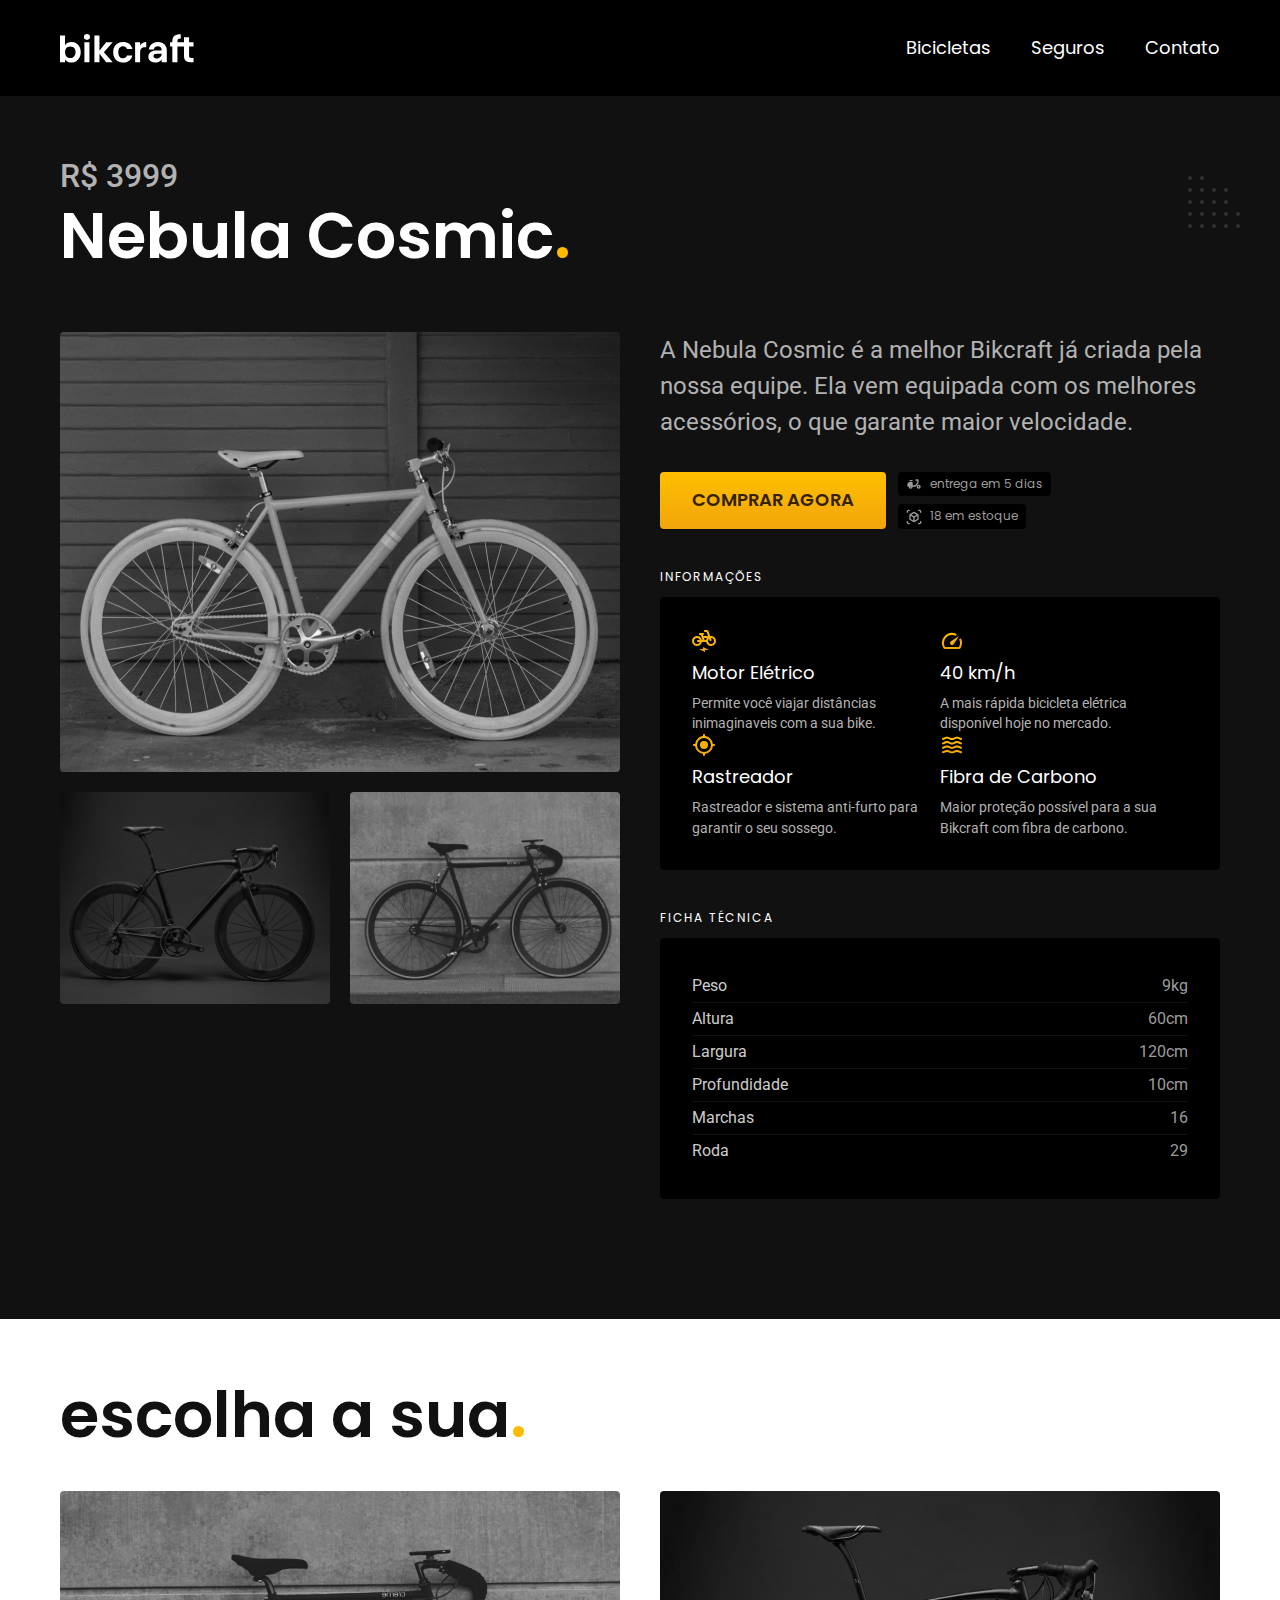
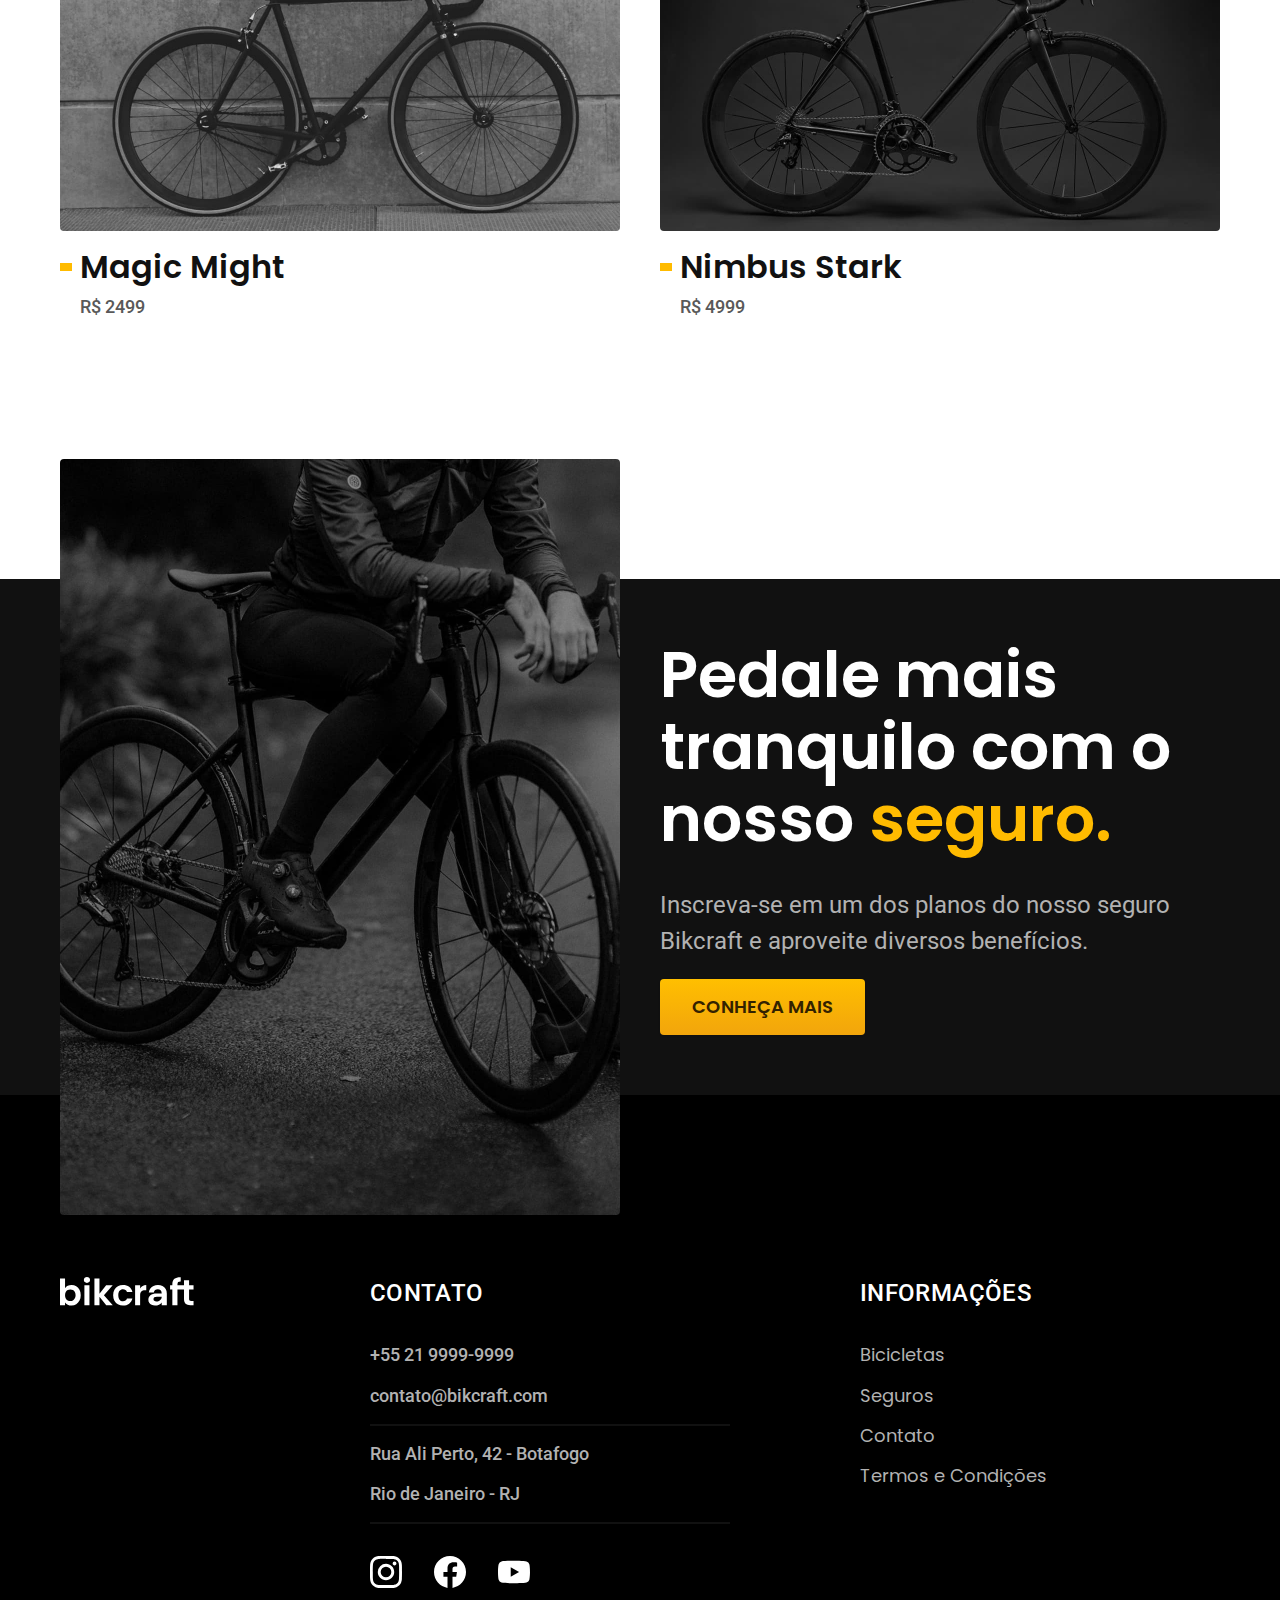
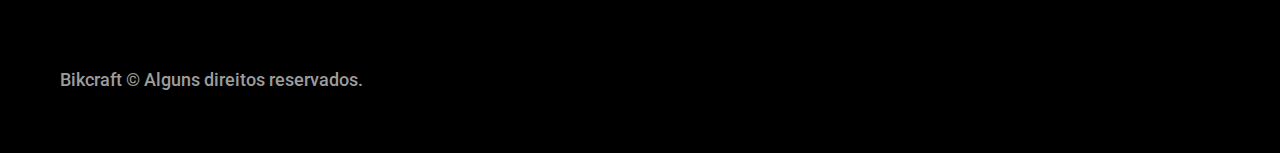
<file: bicicletas/nebula.html>
<!DOCTYPE html>
<html lang="pt-br">
<head>
    <meta charset="UTF-8">
    <meta http-equiv="X-UA-Compatible" content="IE=edge">
    <meta name="viewport" content="width=device-width, initial-scale=1.0">
    <link rel="preload" href="../css/style.min.css" as="style">
    <link rel="stylesheet" href="../css/style.min.css">    
    <meta name="description" content="Termos e condições">
    <title>Nebula | Bikcraft</title>
    <link rel="shortcut icon" href="favicon.svg" type="image/svg+xml">
    <link rel="preconnect" href="https://fonts.googleapis.com">
    <link rel="preconnect" href="https://fonts.gstatic.com" crossorigin>
    <link href="https://fonts.googleapis.com/css2?family=Merriweather:ital,wght@1,900&family=Poppins:wght@400;600&family=Roboto:wght@400;500&display=swap" rel="stylesheet">
    <script>document.documentElement.classList.add('js');</script>
</head>
<body id="bicicleta">
    <header class="header-bg">
        <div class="header container">
            <a href="../">
                <img src="../img/bikcraft.svg" width="136" height="32" alt="Bikcraft">
            </a>
            <nav area-label="primaria">
                <ul class="header-menu font-1-m cor-0">
                    <li><a href="../bicicletas.html">Bicicletas</a></li>
                    <li><a href="../seguros.html">Seguros</a></li>
                    <li><a href="../contato.html">Contato</a></li>
                </ul>
            </nav>
        </div>
    </header>

    <main class="titulo-bg">
        <div>
            <div class="titulo container">
                <p class="font-2-xl cor-5">R$ 3999</p>
                <h1 class="font-1-xxl cor-0">Nebula Cosmic<span class="cor-p1">.</span></h1>
            </div>
        </div>

        <div class="bicicleta container">
            <div class="bicicleta-imagens">
                <img src="../img/bicicleta/nimbus3.jpg" width="1120" height="880" alt="Bicicleta 1">
                <img src="../img/bicicleta/nimbus1.jpg" width="1120" height="880" alt="Bicicleta 2">
                <img src="../img/bicicleta/nimbus2.jpg" width="1120" height="880" alt="Bicicleta 3">
            </div>
            <div class="bicicleta-conteudo">
                <p class="font-2-l cor-5">A Nebula Cosmic é a melhor Bikcraft já criada pela nossa equipe. Ela vem equipada com os melhores acessórios, o que garante maior velocidade.</p>
                <div class="bicicleta-comprar">
                    <a class="botao" href="../orcamento.html?tipo=bikcraft&produto=nebula">Comprar Agora</a>
                    <span class="font-1-xs cor-6"><img src="../img/icones/entrega.svg" width="16" height="16" >entrega em 5 dias</span>
                    <span class="font-1-xs cor-6"><img src="../img/icones/estoque.svg" width="16" height="16" >18 em estoque</span>
                </div>

                <h2 class="font-1-xs cor-0">Informações</h2>
            <ul class="bicicleta-informacoes">
                <li>
                    <img src="../img/icones/eletrica.svg" width="32" height="32">
                    <h3 class="font-1-m cor-0">Motor Elétrico</h3>
                    <p class="font-2-xs cor-5">Permite você viajar distâncias inimaginaveis com a sua bike.</p>
                </li>
                <li>
                    <img src="../img/icones/velocidade.svg" width="32" height="32">
                    <h3 class="font-1-m cor-0">40 km/h</h3>
                    <p class="font-2-xs cor-5">A mais rápida bicicleta elétrica disponível hoje no mercado.</p>
                </li>
                <li>
                    <img src="../img/icones/rastreador.svg" width="32" height="32">
                    <h3 class="font-1-m cor-0">Rastreador</h3>
                    <p class="font-2-xs cor-5">Rastreador e sistema anti-furto para garantir o seu sossego.</p>
                </li>
                <li>
                    <img src="../img/icones/carbono.svg" width="32" height="32">
                    <h3 class="font-1-m cor-0">Fibra de Carbono</h3>
                    <p class="font-2-xs cor-5">Maior proteção possível para a sua Bikcraft com fibra de carbono.</p>
                </li>
            </ul>
            <h2 class="font-1-xs cor-0">Ficha Técnica</h2>
            <ul class="bicicleta-ficha font-2-s cor-4">
                <li>Peso <span>9kg</span></li>
                <li>Altura <span>60cm</span></li>
                <li>Largura <span>120cm</span></li>
                <li>Profundidade <span>10cm</span></li>
                <li>Marchas <span>16</span></li>
                <li>Roda <span>29</span></li>
            </ul>
            </div>
        </div>
    </main>

    <article class="bicicletas-lista container">
        <h2 class="font-1-xxl">escolha a sua<span class="cor-p1">.</span></h2>

        <ul>
            <li>
                <a href="./magic.html">
                    <img src="../img/bicicletas/magic.jpg" width="1120" height="680" alt="Bicicleta preta">
                    <h3 class="font-1-xl">Magic Might</h3>
                    <span class="font-2-m cor-8">R$ 2499</span>
                </a>
            </li>

            <li>
                <a href="./nimbus.html">
                    <img src="../img/bicicletas/nimbus.jpg" width="1120" height="680" alt="Bicicleta preta">
                    <h3 class="font-1-xl">Nimbus Stark</h3>
                    <span class="font-2-m cor-8">R$ 4999</span>
                </a>
            </li>
        </ul>
    </article>

    <article class="seguro-bg">
        <div class="seguro container">
            <div class="seguro-imagem">
                <img src="../img/fotos/seguros.jpg" width="313602" height="1512"  alt="Pessoa parada em uma bicicleta">
            </div>

            <div class="seguro-conteudo">
                <h2 class="font-1-xxl cor-0">Pedale mais tranquilo com o nosso <span class="cor-p1">seguro.</span></h2>
                <p class="font-2-l cor-5">Inscreva-se em um dos planos do nosso seguro Bikcraft e aproveite diversos benefícios.</p>
                <a class="botao" href="../seguros.html
                ">Conheça Mais</a>
            </div>
        </div>
    </article>

    <footer class="footer-bg">
        <div class="footer container">
            <img src="../img/bikcraft.svg" width="136" height="32" alt="Bikcraft">
            <div class="footer-contato">
                <h3 class="font-2-l-b cor-0">Contato</h3>
                <ul class="font-2-m cor-5">
                    <li><a href="tel:+552199999999">+55 21 9999-9999</a></li>
                    <li><a href="mailto:contato@bikcraft.com">contato@bikcraft.com</a></li>
                    <li>Rua Ali Perto, 42 - Botafogo</li>
                    <li>Rio de Janeiro - RJ</li>
                </ul>
                <div class="footer-redes">
                    <a href="#">
                        <img src="../img/redes/instagram.svg" width="32" height="32" alt="instagram">
                    </a>
                    <a href="#">
                        <img src="../img/redes/facebook.svg" width="32" height="32" alt="Facebook">
                    </a>
                    <a href="#">
                        <img src="../img/redes/youtube.svg" width="32" height="32" alt="Youtube">
                    </a>
                </div>
            </div>
            <div class="footer-informacoes">
                <h3 class="font-2-l-b cor-0">Informações</h3>
                <nav>
                    <ul class="font-1-m cor-5">
                        <li><a href="../bicicletas.html">Bicicletas</a></li>
                        <li><a href="../seguros.html">Seguros</a></li>
                        <li><a href="../contato.html">Contato</a></li>
                        <li><a href="../termos.html">Termos e Condições</a></li>
                    </ul>
                </nav>
            </div>
            <p class="footer-copy font-2-m cor-6">Bikcraft &copy; Alguns direitos reservados.</p>
        </div>
    </footer>
    <script src="../js/script.js"></script>
</body>
</html>
</file>
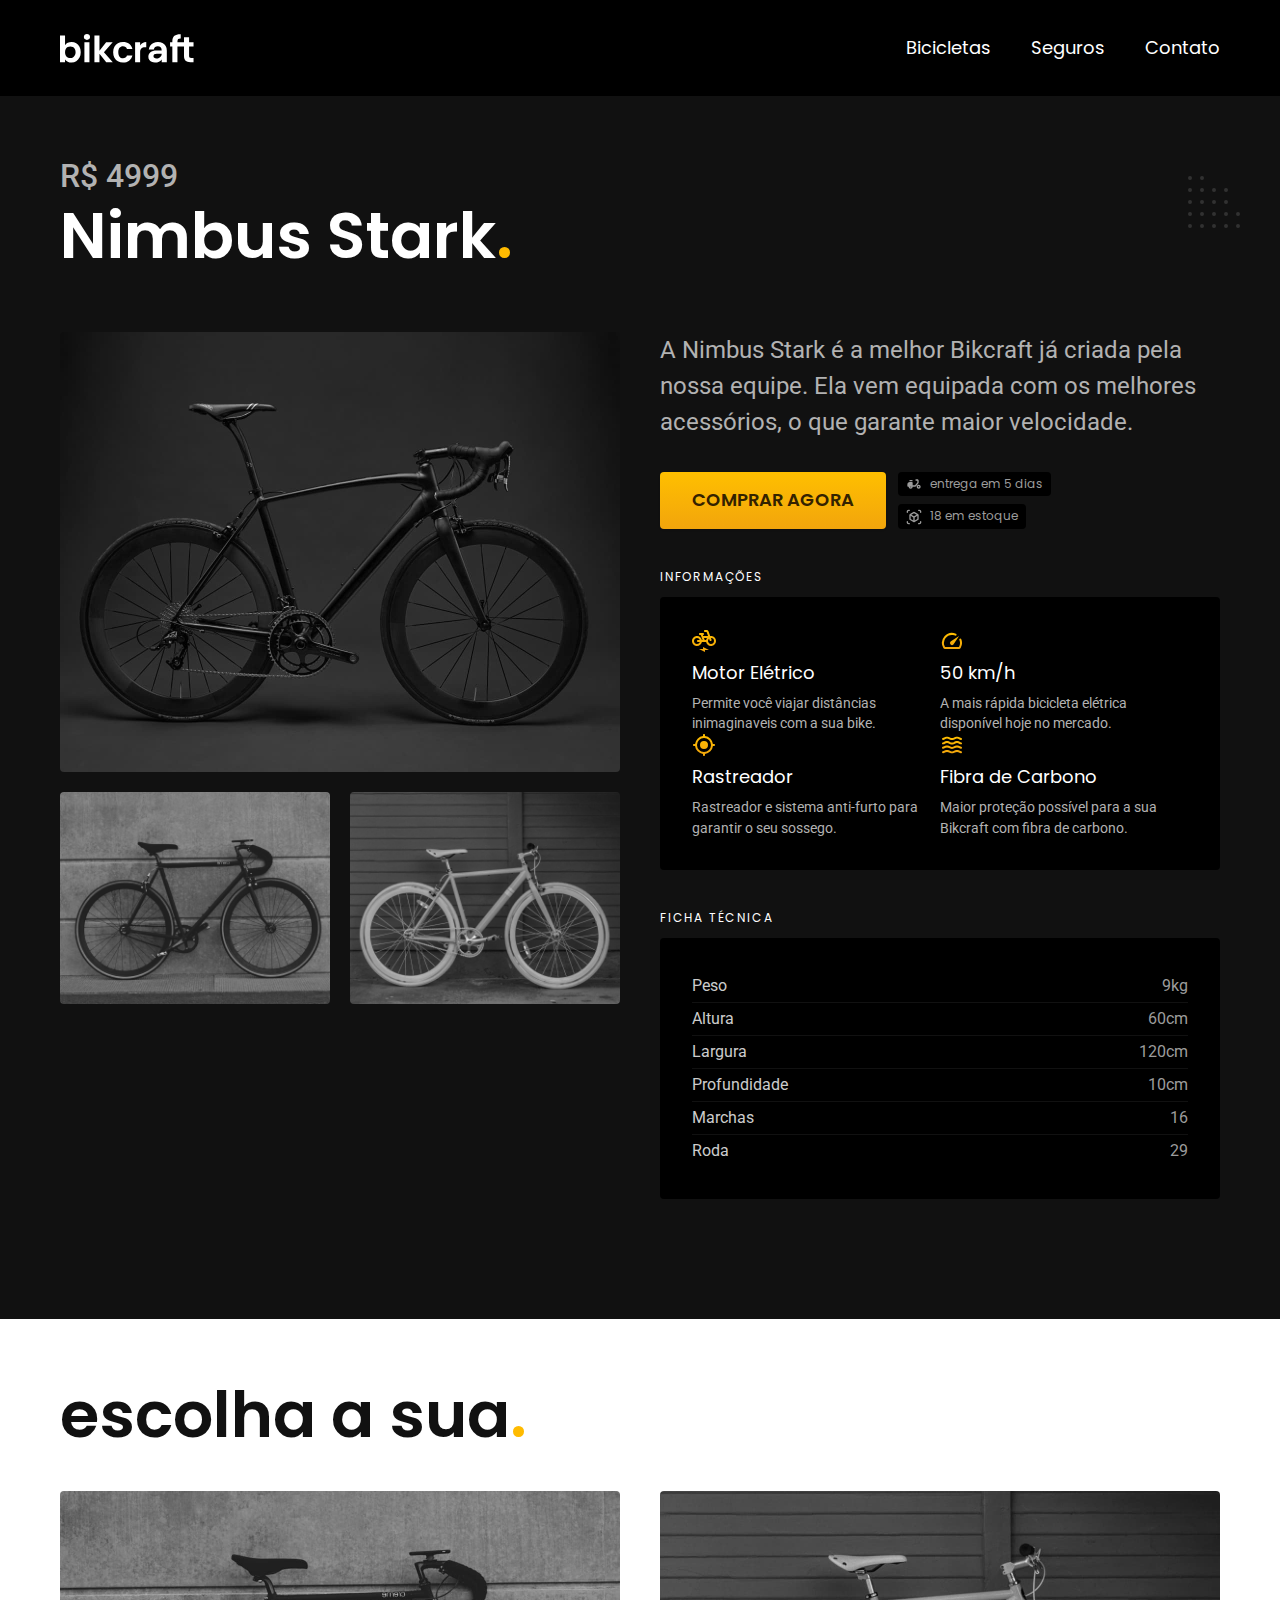
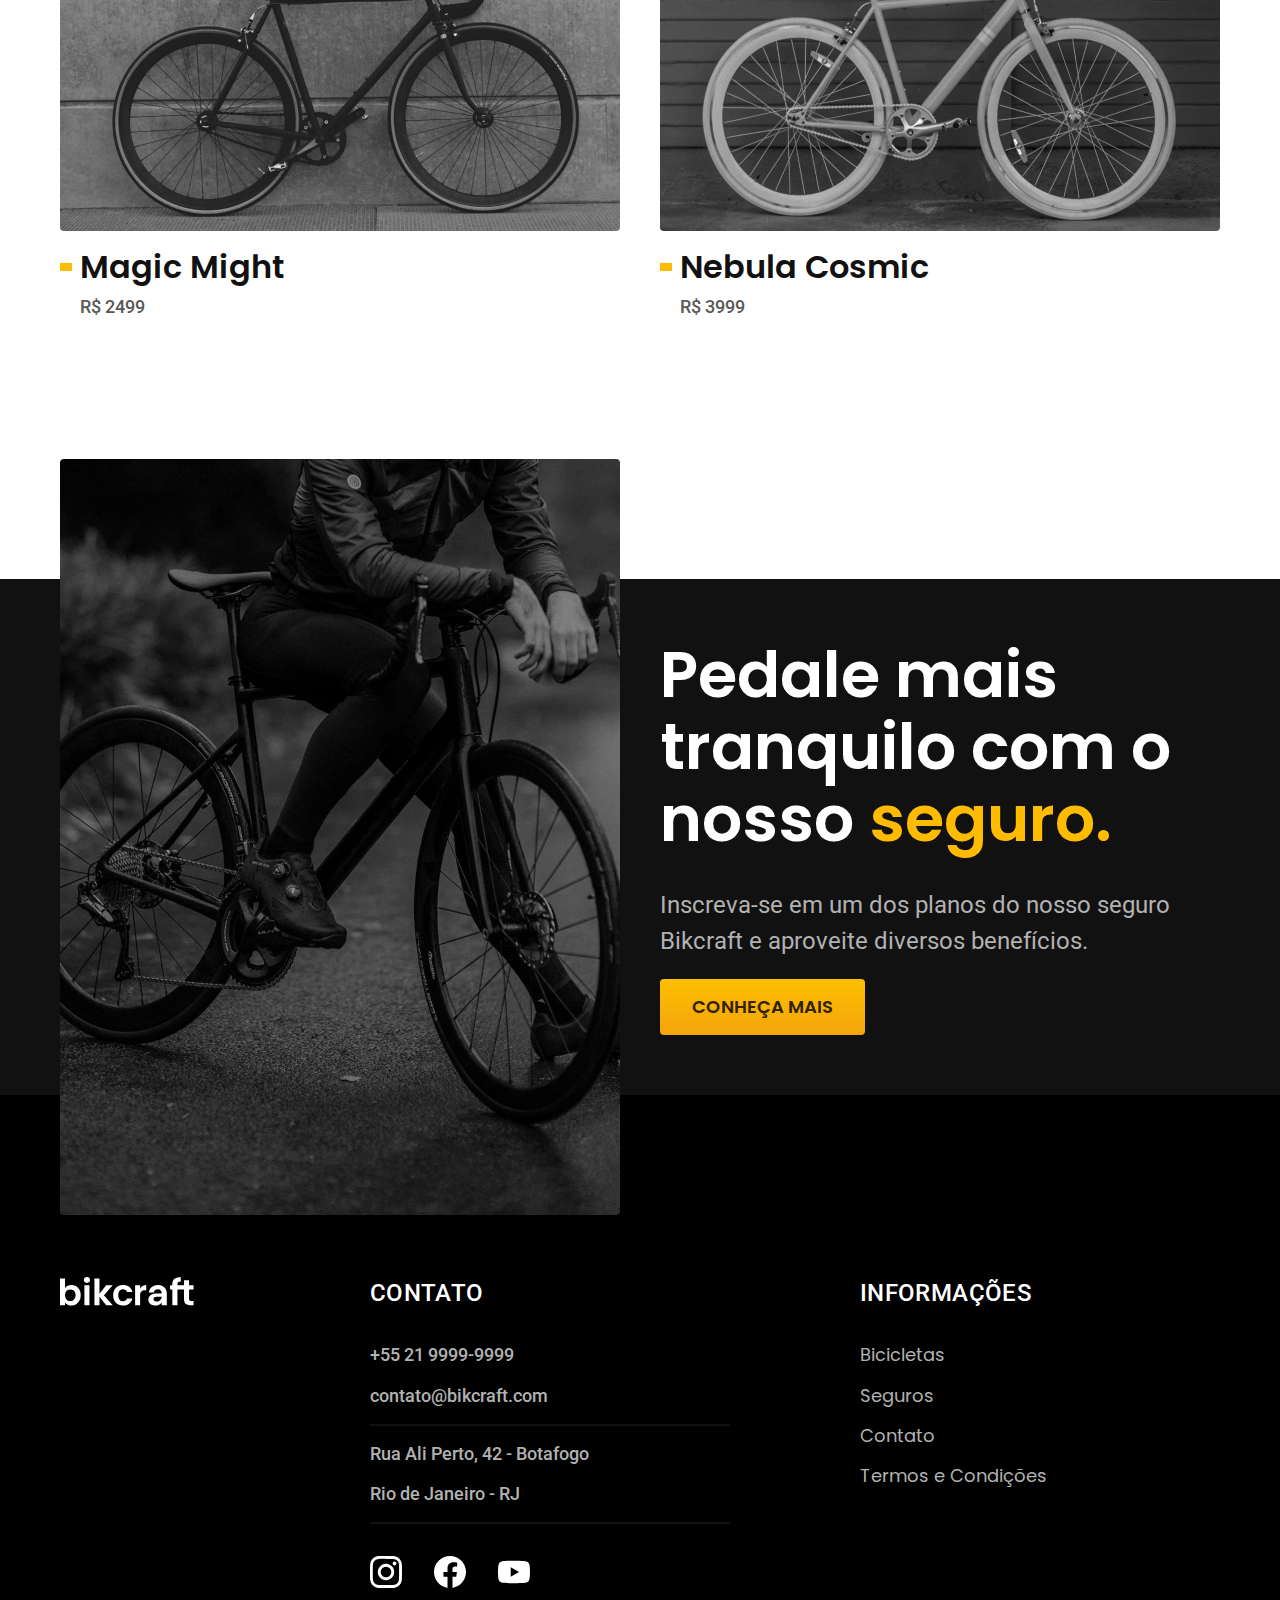
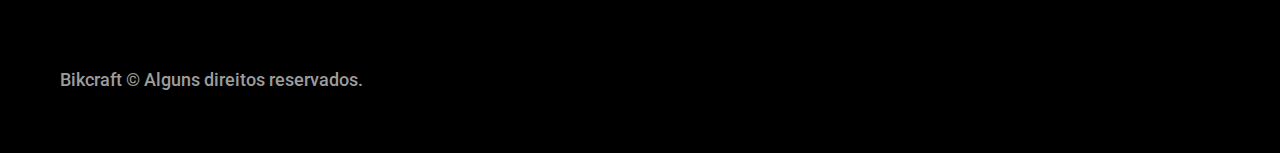
<file: bicicletas/nimbus.html>
<!DOCTYPE html>
<html lang="pt-br">
<head>
    <meta charset="UTF-8">
    <meta http-equiv="X-UA-Compatible" content="IE=edge">
    <meta name="viewport" content="width=device-width, initial-scale=1.0">
    <link rel="preload" href="../css/style.min.css" as="style">
    <link rel="stylesheet" href="../css/style.min.css">    
    <meta name="description" content="Termos e condições">
    <title>Nimbus | Bikcraft</title>
    <link rel="shortcut icon" href="../favicon.svg" type="image/svg+xml">
    <link rel="preconnect" href="https://fonts.googleapis.com">
    <link rel="preconnect" href="https://fonts.gstatic.com" crossorigin>
    <link href="https://fonts.googleapis.com/css2?family=Merriweather:ital,wght@1,900&family=Poppins:wght@400;600&family=Roboto:wght@400;500&display=swap" rel="stylesheet">
    <script>document.documentElement.classList.add('js');</script>
</head>
<body id="bicicleta">
    <header class="header-bg">
        <div class="header container">
            <a href="../">
                <img src="../img/bikcraft.svg" width="136" height="32" alt="Bikcraft">
            </a>
            <nav area-label="primaria">
                <ul class="header-menu font-1-m cor-0">
                    <li><a href="../bicicletas.html">Bicicletas</a></li>
                    <li><a href="../seguros.html">Seguros</a></li>
                    <li><a href="../contato.html">Contato</a></li>
                </ul>
            </nav>
        </div>
    </header>

    <main class="titulo-bg">
        <div>
            <div class="titulo container">
                <p class="font-2-xl cor-5">R$ 4999</p>
                <h1 class="font-1-xxl cor-0">Nimbus Stark<span class="cor-p1">.</span></h1>
            </div>
        </div>

        <div class="bicicleta container">
            <div class="bicicleta-imagens">
                <img src="../img/bicicleta/nimbus1.jpg" width="1120" height="880" alt="Bicicleta 1">
                <img src="../img/bicicleta/nimbus2.jpg" width="1120" height="880" alt="Bicicleta 2">
                <img src="../img/bicicleta/nimbus3.jpg" width="1120" height="880" alt="Bicicleta 3">
            </div>
            <div class="bicicleta-conteudo">
                <p class="font-2-l cor-5">A Nimbus Stark é a melhor Bikcraft já criada pela nossa equipe. Ela vem equipada com os melhores acessórios, o que garante maior velocidade.</p>
                <div class="bicicleta-comprar">
                    <a class="botao" href="../orcamento.html?tipo=bikcraft&produto=nimbus">Comprar Agora</a>
                    <span class="font-1-xs cor-6"><img src="../img/icones/entrega.svg" width="16" height="16" >entrega em 5 dias</span>
                    <span class="font-1-xs cor-6"><img src="../img/icones/estoque.svg" width="16" height="16" >18 em estoque</span>
                </div>

                <h2 class="font-1-xs cor-0">Informações</h2>
            <ul class="bicicleta-informacoes">
                <li>
                    <img src="../img/icones/eletrica.svg" width="32" height="32">
                    <h3 class="font-1-m cor-0">Motor Elétrico</h3>
                    <p class="font-2-xs cor-5">Permite você viajar distâncias inimaginaveis com a sua bike.</p>
                </li>
                <li>
                    <img src="../img/icones/velocidade.svg" width="32" height="32">
                    <h3 class="font-1-m cor-0">50 km/h</h3>
                    <p class="font-2-xs cor-5">A mais rápida bicicleta elétrica disponível hoje no mercado.</p>
                </li>
                <li>
                    <img src="../img/icones/rastreador.svg" width="32" height="32">
                    <h3 class="font-1-m cor-0">Rastreador</h3>
                    <p class="font-2-xs cor-5">Rastreador e sistema anti-furto para garantir o seu sossego.</p>
                </li>
                <li>
                    <img src="../img/icones/carbono.svg" width="32" height="32">
                    <h3 class="font-1-m cor-0">Fibra de Carbono</h3>
                    <p class="font-2-xs cor-5">Maior proteção possível para a sua Bikcraft com fibra de carbono.</p>
                </li>
            </ul>
            <h2 class="font-1-xs cor-0">Ficha Técnica</h2>
            <ul class="bicicleta-ficha font-2-s cor-4">
                <li>Peso <span>9kg</span></li>
                <li>Altura <span>60cm</span></li>
                <li>Largura <span>120cm</span></li>
                <li>Profundidade <span>10cm</span></li>
                <li>Marchas <span>16</span></li>
                <li>Roda <span>29</span></li>
            </ul>
            </div>
        </div>
    </main>

    <article class="bicicletas-lista container">
        <h2 class="font-1-xxl">escolha a sua<span class="cor-p1">.</span></h2>

        <ul>
            <li>
                <a href="./magic.html">
                    <img src="../img/bicicletas/magic.jpg" width="1120" height="680" alt="Bicicleta preta">
                    <h3 class="font-1-xl">Magic Might</h3>
                    <span class="font-2-m cor-8">R$ 2499</span>
                </a>
            </li>

            <li>
                <a href="./nebula.html">
                    <img src="../img/bicicletas/nebula.jpg" width="1120" height="680" alt="Bicicleta branca">
                    <h3 class="font-1-xl">Nebula Cosmic</h3>
                    <span class="font-2-m cor-8">R$ 3999</span>
                </a>
            </li>
        </ul>
    </article>

    <article class="seguro-bg">
        <div class="seguro container">
            <div class="seguro-imagem">
                <img src="../img/fotos/seguros.jpg" width="1360" height="1512" alt="Pessoa parada em uma bicicleta">
            </div>

            <div class="seguro-conteudo">
                <h2 class="font-1-xxl cor-0">Pedale mais tranquilo com o nosso <span class="cor-p1">seguro.</span></h2>
                <p class="font-2-l cor-5">Inscreva-se em um dos planos do nosso seguro Bikcraft e aproveite diversos benefícios.</p>
                <a class="botao" href="../seguros.html
                ">Conheça Mais</a>
            </div>
        </div>
    </article>

    <footer class="footer-bg">
        <div class="footer container">
            <img src="../img/bikcraft.svg" width="136" height="32" alt="Bikcraft">
            <div class="footer-contato">
                <h3 class="font-2-l-b cor-0">Contato</h3>
                <ul class="font-2-m cor-5">
                    <li><a href="tel:+552199999999">+55 21 9999-9999</a></li>
                    <li><a href="mailto:contato@bikcraft.com">contato@bikcraft.com</a></li>
                    <li>Rua Ali Perto, 42 - Botafogo</li>
                    <li>Rio de Janeiro - RJ</li>
                </ul>
                <div class="footer-redes">
                    <a href="#">
                        <img src="../img/redes/instagram.svg" width="32" height="32" alt="instagram">
                    </a>
                    <a href="#">
                        <img src="../img/redes/facebook.svg" width="32" height="32" alt="Facebook">
                    </a>
                    <a href="#">
                        <img src="../img/redes/youtube.svg" width="32" height="32" alt="Youtube">
                    </a>
                </div>
            </div>
            <div class="footer-informacoes">
                <h3 class="font-2-l-b cor-0">Informações</h3>
                <nav>
                    <ul class="font-1-m cor-5">
                        <li><a href="../bicicletas.html">Bicicletas</a></li>
                        <li><a href="../seguros.html">Seguros</a></li>
                        <li><a href="../contato.html">Contato</a></li>
                        <li><a href="../termos.html">Termos e Condições</a></li>
                    </ul>
                </nav>
            </div>
            <p class="footer-copy font-2-m cor-6">Bikcraft &copy; Alguns direitos reservados.</p>
        </div>
    </footer>
<script src="../js/script.js"></script>
</body>
</html>
</file>
<file: css/style.min.css>
body{margin:0;font-family:Arial,Helvetica,sans-serif;color:#111}blockquote,dd,h1,h2,h3,h4,p,ul{margin:0}ul{padding:0;list-style:none}a{text-decoration:none;color:inherit}img{max-width:100%;height:auto;display:block}img[src$=".jpg"]{border-radius:4px}.font-1-xs{font:400 0.75rem/1.35 Poppins,sans-serif}.font-2-xs{font:400 0.875rem/1.43 Roboto,sans-serif}.font-1-s{font:400 1rem/1.5 Poppins,sans-serif}.font-2-s{font:400 1rem/1.5 Roboto,sans-serif}.font-1-m,.font-1-m-b{font:400 1.125rem/1.35 Poppins,sans-serif}.font-1-m-b{font-weight:600}.font-2-m{font:500 1.125rem/1.35 Roboto,sans-serif}.font-1-l{font:400 1.5rem/1.5 Poppins,sans-serif}.font-2-l,.font-2-l-b{font:400 1.5rem/1.5 Roboto,sans-serif}.font-2-l-b{font-weight:500;letter-spacing:.015em;text-transform:uppercase}.font-1-xl{font:600 2rem/1.25 Poppins,sans-serif}.font-2-xl{font:500 2rem/1.25 Roboto,sans-serif}.font-1-xxl{font:600 4rem/1.125 Poppins,sans-serif}@media (max-width:1200px){.font-1-xxl{font-size:3rem}.font-2-l,.font-2-l-b{font-size:1.125rem}}@media (max-width:800px){.font-1-xxl{font-size:2rem}.font-1-xl,.font-2-xl{font-size:1.5rem}}:root{--cor-0:#ffffff;--cor-1:#f7f7f7;--cor-2:#EDEDED;--cor-3:#DEDEDE;--cor-4:#CCCCCC;--cor-5:#b2b2b2;--cor-6:#9C9C9C;--cor-7:#717171;--cor-8:#595959;--cor-9:#404040;--cor-10:#2E2E2E;--cor-11:#111111;--cor-12:#000000;--cor-p1:#FFBB00;--cor-p2:#E4A30B;--cor-p3:#A66F00;--cor-p4:#664400;--cor-p5:#332200}.cor-0{color:var(--cor-0)}.cor-1{color:var(--cor-1)}.cor-2{color:var(--cor-2)}.cor-3{color:var(--cor-3)}.cor-4{color:var(--cor-4)}.cor-5{color:var(--cor-5)}.cor-6{color:var(--cor-6)}.cor-7{color:var(--cor-7)}.cor-8{color:var(--cor-8)}.cor-9{color:var(--cor-9)}.cor-10{color:var(--cor-10)}.cor-11{color:var(--cor-11)}.cor-12{color:var(--cor-12)}.cor-p1{color:var(--cor-p1)}.cor-p2{color:var(--cor-p2)}.cor-p3{color:var(--cor-p3)}.cor-p4{color:var(--cor-p4)}.cor-p5{color:var(--cor-p5)}.js .fadeInDown{transform:translate3d(0,-20px,0)}.js .fadeInUp{transform:translate3d(0,20px,0)}.js .fadeInRight{transform:translate3d(20px,0,0)}.js .fadeInLeft{transform:translate3d(-20px,0,0)}.js [data-anime]{opacity:0}.js .anime{opacity:1;transform:none;transition:transform .8s,opacity .8s}.header-bg{background-color:var(--cor-12)}.header{display:flex;flex-wrap:wrap;gap:20px;justify-content:space-between;align-items:center;padding-top:20px;padding-bottom:20px}.header-menu{display:flex;flex-wrap:wrap;gap:40px}.header-menu a{display:inline-block;padding:16px 0;position:relative}.header-menu a:after{content:"";display:block;height:2px;width:0;background:var(--cor-0);margin-top:4px;transition:.3s;position:absolute}.header-menu a.ativo::after,.header-menu a:hover:after{width:100%}@media (max-width:800px){.header-menu{gap:20px}.header-menu a{background:var(--cor-11);padding:12px 16px;border-radius:4px}.header-menu a:hover{background-color:var(--cor-10)}.header a:after{display:none}}@media (max-width:600px){.header-menu{gap:12px}.header-menu a{padding:8px 12px;font-size:14px}}.footer-bg{background-color:var(--cor-12)}.footer{display:grid;grid-template-columns:3fr 5fr 4fr;gap:40px;padding-top:60px;padding-bottom:60px}.footer h3{margin-bottom:32px}.footer-contato ul{margin-bottom:32px}.footer-contato li:nth-child(2n):after{content:'';display:block;height:2px;max-width:360px;background:var(--cor-11);margin-top:16px}.footer li{margin-bottom:16px}.footer-redes{display:flex;gap:32px}.footer a:hover{color:var(--cor-0)}.footer-copy{grid-column:1/-1;margin-top:40px}@media (max-width:800px){.footer>img{display:none}.footer{grid-template-columns:1fr 1fr}}@media (max-width:600px){.footer{grid-template-columns:1fr;gap:60px}.footer-copy{margin-top:0}}.container{max-width:1200px;box-sizing:border-box;padding-left:20px;padding-right:20px;margin-left:auto;margin-right:auto}.botao{display:inline-block;padding:16px 32px;background:linear-gradient(#ffbf00,#f2a50c);border-radius:4px;box-shadow:0 1px 2px rgba(0,0,0,.1);text-transform:uppercase;color:var(--cor-p5);font:600 1.125rem/1.35 Poppins,sans-serif;max-width:max-content;border:none;cursor:pointer}.botao:hover{background:linear-gradient(#ffb60d,#e59317)}.botao.secundario{background:var(--cor-10);color:var(--cor-2)}.botao.secundario:hover{background:var(--cor-9)}.botao.seta{display:flex;align-items:center}.botao.seta::after{content:'';display:inline-block;width:18px;height:10px;margin-left:12px;background:url(../img/icones/seta.svg);transition:transform .2s}.botao.seta:hover::after{transform:translateX(4px)}@media (max-width:600px){.botao{padding:12px 16px;font-size:1rem}}.link{display:inline-block;color:var(--cor-p1);font:500 1.5rem/1.5 Poppins,sans-serif;text-transform:uppercase;transition:.3s}.link::after{content:'';display:block;width:100%;height:4px;background:currentColor}.link:hover{color:var(--cor-0)}.titulo-bg{padding-top:60px;padding-bottom:60px;background:var(--cor-11)}.titulo{background:url(../img/dec/top-right.svg) no-repeat top 20px right}.titulo p{margin-bottom:4px}@media (max-width:800px){.titulo-bg{padding-top:40px;padding-bottom:40px}.titulo p{font-size:1rem;text-transform:lowercase;font-weight:400}}.form{display:grid;grid-template-columns:1fr 1fr;gap:20px}.form label{display:block;font:400 1rem/1.5 Poppins,sans-serif;margin-bottom:4px}.form .col-2{grid-column:span 2}.form input[type=email],.form input[type=text],.form textarea{font:400 1rem/1.5 Roboto,sans-serif;background:var(--cor-1);border:1px solid var(--cor-2);padding:12px;border-radius:4px;width:100%;box-sizing:border-box}.form input[type=email]:focus,.form input[type=text]:focus,.form textarea:focus{outline:0;border-color:var(--cor-p1);background:var(--cor-0);box-shadow:0 0 0 2px var(#fea)}@media (max-width:600px){.form{grid-template-columns:1fr}.form .col-2{grid-column:1}}.introducao-bg{background:var(--cor-12) url(../img/dec/bottom-left.svg) no-repeat bottom 169px left 20px;box-shadow:inset 0 -120px var(--cor-0)}.introducao{display:grid;grid-template-columns:1fr 1fr;gap:0 40px}.introducao-conteudo{align-self:end;padding-bottom:200px}.introducao img{width:100%;height:100%;object-fit:cover;border-radius:4px}.introducao h1{margin-bottom:32px}.introducao p{margin-bottom:20px}@media (max-width:1200px){.introducao h1{font-size:3rem}.introducao p{font-size:1.125rem}}@media (max-width:800px){.introducao-bg{background:var(--cor-11);padding-top:40px;box-shadow:inset 0 -60px #fff}.introducao{grid-template-columns:1fr;gap:32px}.introducao-conteudo{padding-bottom:0}.introducao h1{font-size:2rem;margin-bottom:16px}.introducao img{height:300px;width:100%}}.tecnologia-bg{background:var(--cor-11);box-shadow:inset 0 80px var(--cor-0),inset 0 -80px var(--cor-0)}.tecnologia{display:grid;grid-template-columns:1fr 1fr;gap:40px}.tecnologia-imagem img{width:100%;height:100%;object-fit:cover;object-position:left}.tecnologia-conteudo{padding-top:160px;padding-bottom:160px}.tecnologia-conteudo>span{display:block;margin-bottom:20px}.tecnologia-conteudo h2{margin-bottom:32px}.tecnologia-conteudo>p{margin-bottom:20px}.tecnologia a{margin-bottom:80px}.tecnologia-vantagens{display:flex;gap:40px}.tecnologia-vantagens h3{margin-bottom:8px;width:max-content}.tecnologia-vantagens img{width:24px;margin-bottom:8px}@media (max-width:800px){.tecnologia-bg{box-shadow:initial}.tecnologia{grid-template-columns:1fr}.tecnologia-conteudo{padding-top:60px;padding-bottom:60px}.tecnologia-imagem{display:none}.tecnologia a{padding-bottom:60px}}@media (max-width:600px){.tecnologia-vantagens{flex-direction:column}}.parceiros{padding-top:60px;padding-bottom:120px}.parceiros h2{margin-bottom:60px}.parceiros ul{padding:0 20px;display:grid;grid-template-columns:repeat(4,1fr);max-width:1400px;margin:0 auto}.parceiros li{display:flex;padding:32px;border-left:2px solid var(--cor-2)}.parceiros img{margin:auto}.parceiros li:first-child,.parceiros li:nth-child(5){border-left:none}.parceiros li:nth-child(n+5){border-top:2px solid var(--cor-2)}@media (max-width:800px){.parceiros{padding:60px}.parceiros h2{margin-bottom:20px}.parceiros ul{grid-template-columns:repeat(2,1fr)}.parceiros li{padding:20px}.parceiros li:nth-child(n+3){border-top:2px solid var(--cor-2)}.parceiros li:nth-child(odd){border-left:none}}.depoimento{display:grid;grid-template-columns:1fr 1fr;background:var(--cor-p1);overflow:hidden}.depoimento img{width:100%;height:100%;object-fit:cover;border-radius:0}.depoimento-conteudo{padding:40px 40px 80px 80px;align-self:end;background:url(../img/dec/bottom-right-p.svg) no-repeat bottom 40px right 40px}.depoimento-conteudo p{max-width:32ch;font-family:Merriweather,serif;font-style:italic;font-weight:900;margin-bottom:32px;position:relative}.depoimento p:after,.depoimento p:before{font-size:5rem;color:var(--cor-p2);position:absolute}.depoimento p::before{content:'“';left:-50px;top:-20px}.depoimento p::after{content:'”'}@media (max-width:800px){.depoimento{grid-template-columns:1fr;text-align:center}.depoimento img{max-height:200px}.depoimento-conteudo{padding:40px 20x;justify-self:center}}@media (min-width:1200px){.depoimento img{max-height:520px}}.bicicletas-lista{padding-top:60px;padding-bottom:120px}.bicicletas-lista h2{margin-bottom:40px}.bicicletas-lista ul{display:flex;gap:40px;padding:0 20px 20px 20px;max-width:1400px;margin:0 auto;overflow-x:auto}#bicicleta .bicicletas-lista ul{padding:0 0 20px 0}.bicicletas-lista li{min-width:280px}.bicicletas-lista a{display:block}.bicicletas-lista img{margin-bottom:16px}.bicicletas-lista h3{margin-bottom:8px;display:flex;align-items:center}.bicicletas-lista h3::before{content:'';display:inline-block;height:8px;width:12px;margin-right:8px;background:var(--cor-p1);transition:width .2s}.bicicletas-lista a:hover h3::before{width:24px}.bicicletas-lista li span{padding-left:20px}@media (max-width:800px){.bicicletas-lista{padding-bottom:60px}.bicicletas-lista ul{gap:20px}}.bicicletas-bg{background-image:linear-gradient(to right,var(--cor-0) 30%,var(--cor-11) 0)}.bicicletas{display:grid;grid-template-columns:1fr 1fr;gap:40px;padding-top:60px;padding-bottom:60px;background:url(../img/dec/top-right.svg) no-repeat top 40px right 20px}.bicicletas-imagem{display:grid}.bicicletas-imagem img{grid-area:1/1}.bicicletas-imagem span{grid-area:1/1;place-self:start end;margin-top:20px;background:var(--cor-12);display:inline-block;padding:8px 16px 8px 8px;border-radius:4px 0 0 4px}.bicicletas-conteudo{display:grid;grid-template-columns:1fr auto;align-content:start}.bicicletas-conteudo h2,.bicicletas-conteudo p{grid-column:1/-1}.bicicletas-conteudo h2{margin-bottom:20px}.bicicletas-conteudo h2::before{content:'';display:block;width:12px;height:8px;background:var(--cor-p1);margin-bottom:8px}.bicicletas-conteudo p{margin-bottom:32px}.bicicletas-conteudo a{place-self:end}.bicicletas-conteudo li{display:flex;align-items:center}.bicicletas-conteudo li+li{padding-top:16px}.bicicletas-conteudo img{width:24px;margin-right:8px}@media (max-width:800px){.bicicletas-bg{background:var(--cor-11)}.bicicletas{grid-template-columns:1fr;gap:20px;padding-top:40px;padding-bottom:40px}}@media (max-width:600px){.bicicletas-conteudo{grid-template-columns:1fr}.bicicletas-conteudo ul{font-size:1rem;grid-template-columns:1fr 1fr;margin-bottom:32px}.bicicletas-conteudo a{place-self:start}}.bicicleta{display:grid;grid-template-columns:1fr 1fr;align-items:start;gap:40px;padding-top:60px;padding-bottom:60px}#bicicleta .titulo p{text-transform:uppercase}.bicicleta-imagens{display:flex;flex-wrap:wrap;gap:20px}.bicicleta-imagens img{flex:1;min-width:200px}.bicicleta-imagens img:first-child{min-width:100%}.bicicleta-conteudo>p{margin-bottom:32px}.bicicleta-comprar{display:grid;grid-template-columns:max-content auto;align-items:center;justify-items:start;gap:8px 12px;margin-bottom:40px}.bicicleta-comprar a{grid-row:span 2}.bicicleta-comprar span{display:flex;align-items:center;background:var(--cor-12);gap:8px;padding:4px 8px;border-radius:4px}.bicicleta-conteudo h2{text-transform:uppercase;letter-spacing:.15em;margin-bottom:12px}.bicicleta-ficha,.bicicleta-informacoes{padding:32px;background:var(--cor-12);border-radius:4px}.bicicleta-informacoes{margin-bottom:40px;display:grid;grid-template-columns:1fr 1fr;grid-area:32px}.bicicleta-informacoes img{width:24px;margin-bottom:8px}.bicicleta-informacoes h3{margin-bottom:8px}.bicicleta-ficha li{padding:4px 0;display:flex;justify-content:space-between;border-bottom:1px solid var(--cor-11)}.bicicleta li:last-child{border-bottom:none}.bicicleta-ficha span{color:var(--cor-6)}@media (max-width:800px){.bicicleta{grid-template-columns:1fr;padding-top:40px;padding-bottom:40px}.bicicleta-imagens{grid-row:2}}@media (max-width:400px){.bicicleta-informacoes{grid-template-columns:1fr}.bicicleta-comprar{grid-template-columns:1fr}}.seguro-bg{background:var(--cor-11);box-shadow:inset 0 120px var(--cor-0),inset 0 -120px var(--cor-12)}.seguro{display:grid;grid-template-columns:1fr 1fr;gap:40px}.seguro-imagem img{width:100%;height:100%;object-fit:cover}.seguro-conteudo{padding-top:180px;padding-bottom:180px}.seguro h2{margin-bottom:32px}.seguro p{margin-bottom:20px}@media (max-width:800px){.seguro-bg{box-shadow:inset 0 -60px var(--cor-12)}.seguro{grid-template-columns:1fr}.seguro-conteudo{grid-row:1;padding-top:40px;padding-bottom:0}}.seguros-bg{background:var(--cor-11)}.seguros{padding-top:60px;padding-bottom:60px;display:grid;grid-template-columns:1fr 1fr;gap:40px;align-items:center}#seguros .seguros{padding-top:0}.seguros h2{grid-column:1/-1}.seguros-item{background:var(--cor-12);padding:32px 32px 32px 60px;display:grid;grid-template-columns:1fr auto;border-radius:4px}.seguros-item h3{margin-bottom:40px}.seguros-item span{grid-column:2;display:block;text-align:right}.seguros-item ul{grid-column:1/-1;margin-bottom:32px}.seguros-item li{display:flex;align-items:center;position:relative}.seguros-item li+li{margin-top:20px}.seguros-item li::before{content:'';display:inline-block;width:13px;height:9px;background-image:url(../img/icones/lista.svg);position:absolute;left:-21px}.seguros-item a{grid-column:1/-1}@media (max-width:800px){.seguros{grid-template-columns:1fr}}.vantagens-bg{background:var(--cor-12)}.vantagens{padding-top:120px;padding-bottom:120px}.vantagens h2{margin-bottom:60px}.vantagens ul{display:grid;grid-template-columns:repeat(auto-fit,minmax(280px,max-content));gap:40px 80px}.vantagens h3,.vantagens img{margin-bottom:8px}@media (max-width:800px){.vantagens{padding-top:60px;padding-bottom:60px}.vantagens h2{margin-bottom:40px}.vantagens ul{gap:20px}}.perguntas{padding-top:120px;padding-bottom:120px}.perguntas h2{margin-bottom:60px}.perguntas dl>div{padding:20px;border-radius:4px}.perguntas dl>div:nth-child(odd){background:var(--cor-1)}.perguntas button{display:grid;grid-template-columns:auto 1fr auto;align-items:center;gap:8px;cursor:pointer;border:none;background:0 0;width:100%;text-align:left}.perguntas button::before{content:'';display:inline-block;width:12px;height:8px;background:var(--cor-p1)}.perguntas button::after{content:'';display:inline-block;width:14px;height:8px;background:url(../img/icones/seta-abrir.svg);transition:.3s}.perguntas button:hover::after,.perguntas button[aria-expanded=true]::after{transform:rotate(180deg)}.js .perguntas dd{display:none}.js .perguntas dd.ativa{display:block}.perguntas dd{padding-left:20px;padding-top:16px;max-width:80ch}@media (max-width:800px){.perguntas{padding-top:60px;padding-bottom:60px}.perguntas h2{padding-bottom:40px}}#contato{background:linear-gradient(var(--cor-11) 600px,var(--cor-1) 0)}.contato{display:grid;grid-template-columns:5fr 7fr}.contato-dados,.contato-formulario{padding:60px;box-shadow:0 1px 2px rgba(0,0,0,.1)}.contato-dados{border-radius:5px 0 0 5px;background:var(--cor-12) url(../img/dec/bottom-left.svg) no-repeat bottom 20px left 20px}.contato-formulario{border-radius:0 5px 5px 0;background:var(--cor-0) url(../img/dec/bottom-right.svg) no-repeat bottom 20px right 20px}.contato-dados h2{margin-bottom:60px}.contato-endereco{margin-bottom:32px;padding-left:28px;background:url(../img/icones/local.svg) no-repeat 0 2px}.contato-endereco p{margin-bottom:8px}.contato-meios a{display:block;max-width:max-content;margin-bottom:8px;padding-left:28px}.contato-meios a:hover{color:var(--cor-0)}.contato-meios a:first-child{background:url(../img/icones/email.svg) no-repeat 0 2px}.contato-meios :nth-child(2){margin-bottom:32px}.contato-meios a:nth-child(3){background:url(../img/icones/telefone.svg) no-repeat 0 2px;margin-bottom:60px}.contato-redes{display:flex;gap:32px;padding-left:28px}@media (max-width:800px){.contato{grid-template-columns:1fr}.contato-dados,.contato-formulario{padding:20px}.contato-dados{border-radius:5px 5px 0 0;background:var(--cor-12)}.contato-formulario{border-radius:0 0 5px 5px}.contato-dados h2,.contato-meios a:nth-child(3){margin-bottom:32px}.contato-redes{margin-bottom:12px}}.lojas{display:grid;grid-template-columns:1fr 1fr;gap:0 40px;padding-top:120px;padding-bottom:120px}.lojas h2{grid-column:1/-1;margin-bottom:60px}.lojas img{border-radius:4px 4px 0 0}.lojas-item{border-radius:4px;background:var(--cor-0);box-shadow:0 1px 2px rgba(0,0,0,.1)}.lojas-conteudo{display:grid;grid-template-columns:1fr 1fr;gap:32px 16px;padding:32px}.lojas-conteudo h3,.lojas-tempo{grid-column:1/-1}.lojas-dados{display:grid;gap:8px;border-left:2px solid var(--cor-2);padding-left:12px}.lojas-tempo{display:flex;align-items:center;gap:8px}@media (max-width:800px){.lojas{gap:20px;padding-top:60px;padding-bottom:60px}.lojas h2{margin-bottom:32px}.lojas-conteudo{grid-template-columns:1fr}}@media (max-width:600px){.lojas{grid-template-columns:1fr}}#orcamento{background:linear-gradient(var(--cor-11) 600px,var(--cor-1) 0)}.orcamento{display:grid;grid-template-columns:5fr 7fr;padding-bottom:120px}.orcamento h2{text-transform:uppercase;position:relative;display:flex;align-items:center}.orcamento h2::before{content:"";display:inline-block;width:4px;height:8px;background-color:var(--cor-p1);position:absolute;left:-12px}.orcamento-dados,.orcamento-produto{padding:60px;box-shadow:0 1px 2px rgba(0,0,0,.1)}.orcamento-produto{border-radius:5px 0 0 5px;background:var(--cor-12) url(../img/dec/bottom-left.svg) no-repeat bottom 20px left 20px;display:grid;grid-template-columns:1fr 1fr;gap:20px;align-content:start}.orcamento-produto>*{grid-column:1/-1}.orcamento-produto>label{grid-column:initial}.orcamento-produto label{font:400 1rem/1.5 Poppins,sans-serif;color:var(--cor-4);background-color:var(--cor-10);padding:12px 16px;border-radius:4px;cursor:pointer;display:grid;grid-template-columns:auto 1fr auto;align-items:center;border:1px solid var(--cor-10)}.orcamento-produto input:checked+label{background:var(--cor-0);color:var(--cor-11)}.orcamento-produto label::before{content:"";display:inline-block;box-sizing:border-box;width:12px;height:12px;border:1px solid var(--cor-6);border-radius:50%;margin-right:8px}.orcamento-produto input:checked+label::before{border-color:var(--cor-7);box-shadow:inset 0 0 0 3px var(--cor-0),inset 0 0 0 6px var(--cor-7)}.orcamento-produto label:hover{background-color:var(--cor-9);border-color:var(--cor-9)}.orcamento-produto input:focus+label{box-shadow:0 0 0 2px var(--cor-p1);border-color:var(--cor-12)}.orcamento-produto label span{display:none}.orcamento-produto input:checked+label span{display:inline-block}.orcamento-produto input{opacity:0;position:absolute;pointer-events:none}.orcamento-dados{border-radius:0 5px 5px 0;background:var(--cor-0) url(../img/dec/bottom-right.svg) no-repeat bottom 20px right 20px}.orcamento-conteudo{display:none}.orcamento-conteudo h2,.orcamento-dados h2:nth-of-type(n+2){margin-top:20px}#bikcraft:checked~#orcamento-bikcraft,#seguro:checked~#orcamento-seguro{display:grid;gap:20px}.orcamento-detalhes{display:none;background:var(--cor-0);padding:20px;grid-template-columns:1fr 1fr;border-radius:4px;align-items:center}.orcamento-detalhes li{display:flex;align-items:center;margin-bottom:8px}.orcamento-detalhes li img{width:16px;margin-right:8px}.orcamento-produto input:checked+label+.orcamento-detalhes{display:grid}@media (max-width:1200px){.orcamento-dados,.orcamento-produto{padding:32px}}@media (max-width:800px){.orcamento{grid-template-columns:1fr}.orcamento-produto{border-radius:5px 5px 0 0;background:var(--cor-12)}.orcamento-dados{border-radius:0 0 5px 5px}}@media (max-width:400px){.orcamento-produto{grid-template-columns:1fr}}.termos{padding-top:80px;padding-bottom:80px}.termos h2{font-weight:600;margin-bottom:20px}.termos p+h2{margin-top:40px}.termos p{max-width:65ch;margin-bottom:24px}
</file>
